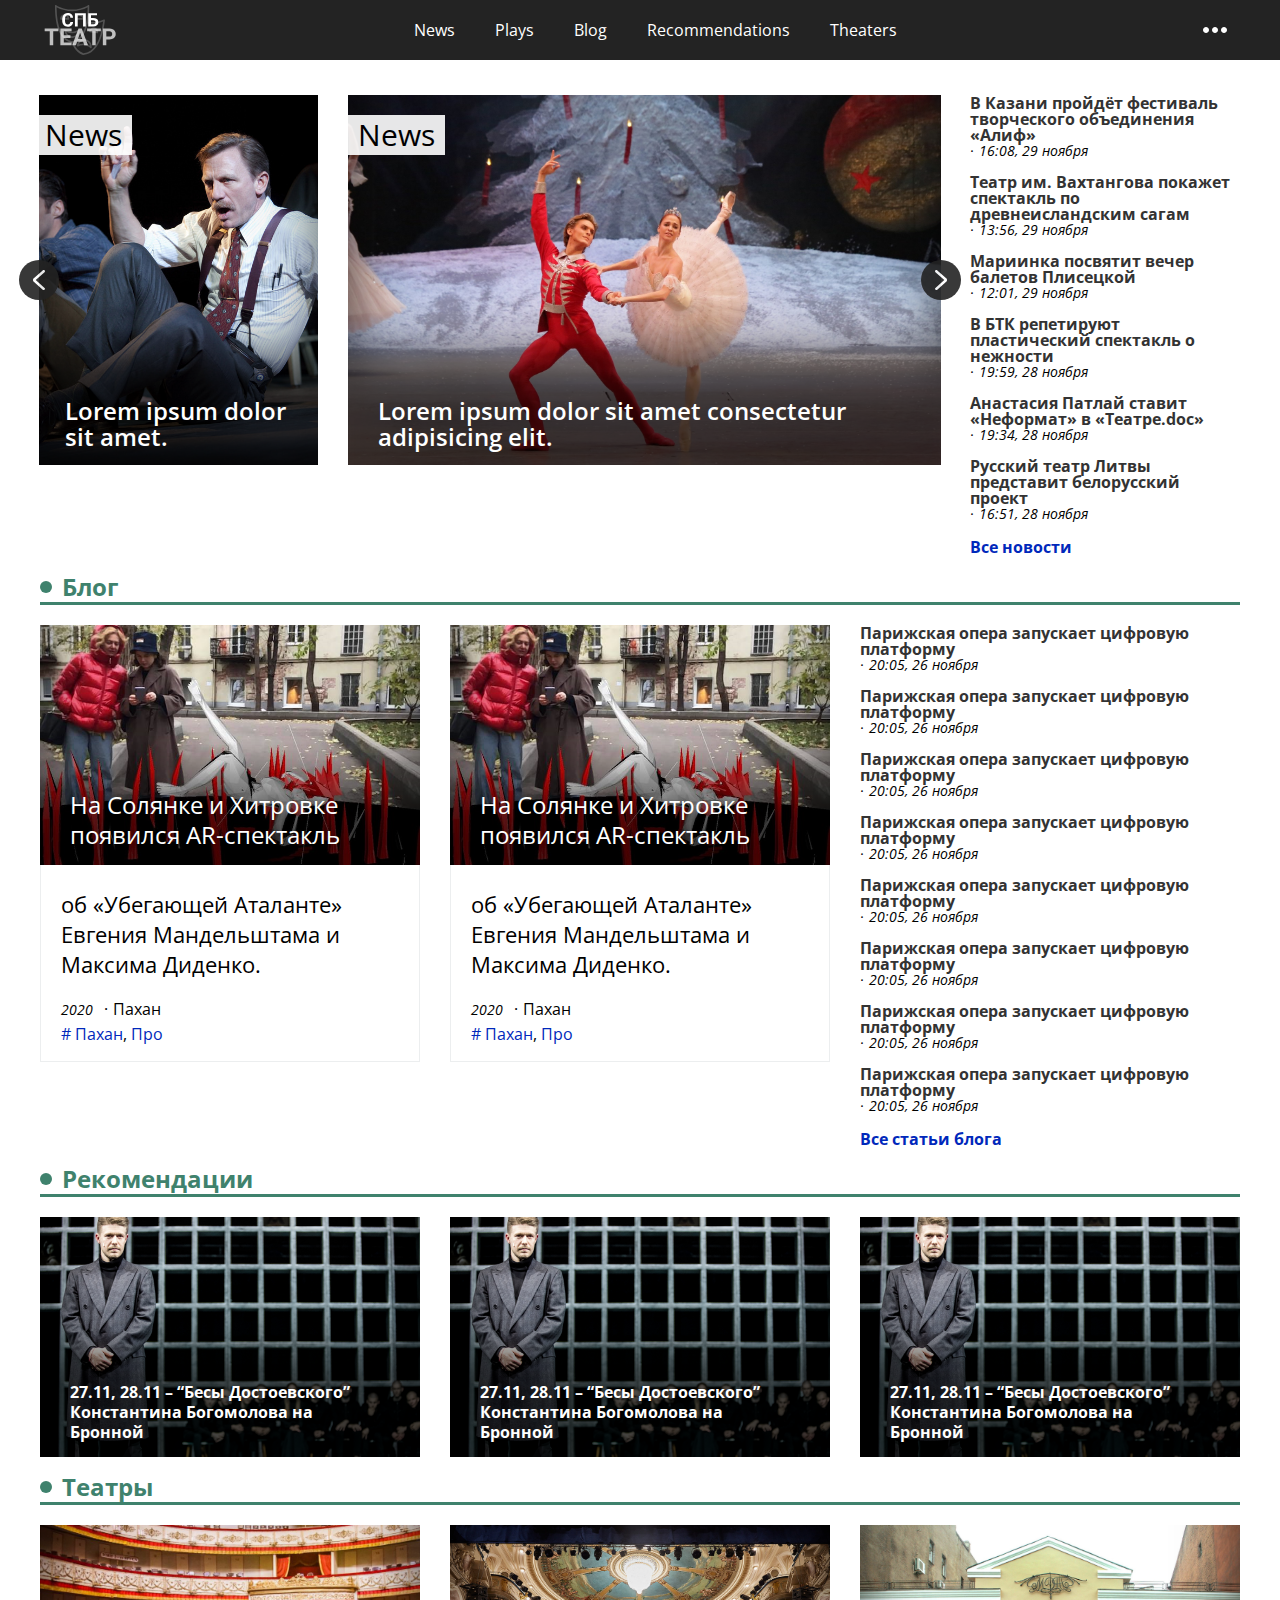
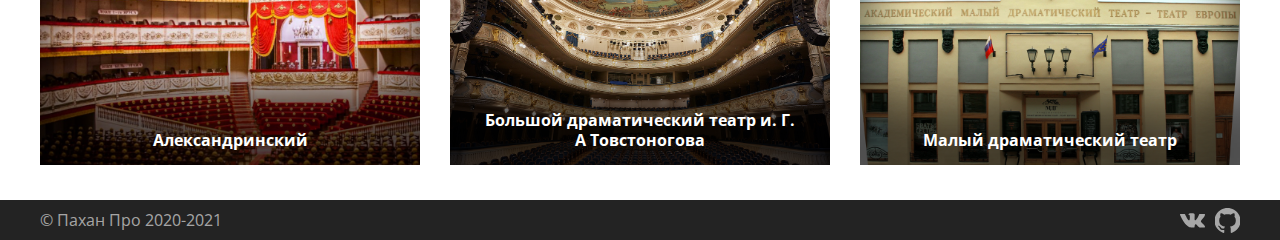
<file: index.html>
<!DOCTYPE html>
<html lang="en">

<head>
  <link rel="stylesheet" href="./css/main.css" />
  <link rel="stylesheet" href="./css/home.css" />
  <script src="./js/slider.js"></script>
  <script src="./js/main.js" defer></script>
  <script src="./js/language.js" defer></script>

  <meta charset="UTF-8" />
  <meta name="viewport" content="width=device-width, initial-scale=1.0" />
  <title data-translate="hometitle">Home page</title>
</head>

<body>
  <header>
    <div class="header_box">

      <div class="maxw header-inner">
        <div class="burger" onclick="toggleMenu()">
          <span></span>
          <span></span>
          <span></span>
        </div>


        <div class="logo">
          <a href="./index.html">
          </a>
        </div>

        <nav>
          <a data-translate="header_news" href="./news/index.html" class="nav_item">Новости</a>
          <a data-translate="header_plays" href="./plays/index.html" class="nav_item">Афиша</a>
          <a data-translate="header_blog" href="./blog/index.html" class="nav_item">Блог</a>
          <a data-translate="header_rec" href="#rec" class="nav_item">Рекомендации</a>
          <a data-translate="header_theaters" href="#theaters" class="nav_item">Театры</a>
        </nav>

        <div class="more" onclick="headerDropdow(this)">
        </div>
      </div>

      <div class="header_options">
        <div class="maxw options_inner">
          <div class="search">
            <form action="">
              <input type="text">
              <input type="submit" value="Искать">
            </form>
          </div>

          <div class="right">
            <div class="switcher">
              <div class="title" onclick="dropdown(this)">
                <span id="sel-lang" data-translate="selected-lang">ENG</span>
                <span class="arrow right"></span>
                <span class="arrow left"></span>
              </div>
              <div class="dropdown">
                <span data-translate="another-lang" id="another-lang" onclick="change_lang()">РУС</span>
              </div>
            </div>

            <div class="user_counter">
              <div data-translate="user_counter" class="title">
                Пользователей онлайн
              </div>
              <div class="count"></div>
            </div>
          </div>
        </div>
      </div>

      <div class="mobile_menu">
        <ul>
          <li>
            <a data-translate="header_news" href="./news/index.html" class="nav_item">Новости</a>
          </li>

          <li>
            <a data-translate="header_plays" href="./plays/index.html" class="nav_item">Афиша</a>
          </li>

          <li>
            <a data-translate="header_blog" href="./blog/index.html" class="nav_item">Блог</a>
          </li>

          <li>
            <a data-translate="header_rec" href="#rec" class="nav_item">Рекомендации</a>
          </li>

          <li>
            <a data-translate="header_theaters" href="#theaters" class="nav_item">Театры</a>
          </li>
        </ul>

        <div class="switcher">
          <div class="title" onclick="dropdown(this)">
            <span id="sel-lang" data-translate="selected-lang">ENG</span>
            <span class="arrow right"></span>
            <span class="arrow left"></span>
          </div>
          <div class="dropdown">
            <span data-translate="another-lang" id="another-lang" onclick="change_lang()">РУС</span>
          </div>
        </div>

        <div class="user_counter">
          <div data-translate="user_counter" class="title">
            Пользователей онлайн
          </div>
          <div class="count"></div>
        </div>
      </div>
    </div>
  </header>

  <div class="shitbar" style="display: none">
    
  </div>

  <main class="topm maxw">
    <section class="slide_and_news">
      <div class="slide">
        <div class="slide_wrapper-container-horizontal">
          <div class="slide-wrapper">
            <div class="item small current" data-sliderIndex="1">
              <a href="#">
                <div class="img" style="background-image: url(./img/news1.jpg)"></div>
                <div data-translate="slider_tag_news" class="tag">
                  Новости
                </div>

                <div data-translate="slider_news1" class="title">
                  Lorem ipsum dolor sit amet.
                </div>
              </a>
            </div>

            <div class="item big next" data-sliderIndex="2">
              <a href="#">
                <div class="img" style="background-image: url(./img/Новость2.jpg)"></div>
                <div data-translate="slider_tag_news" class="tag">
                  Новости
                </div>

                <div data-translate="slider_news2" class="title">
                  Lorem ipsum dolor sit amet consectetur adipisicing elit.
                </div>
              </a>
            </div>

            <div class="item big" data-sliderIndex="3">
              <a href="#">
                <div class="img" style="background-image: url(./img/театр.jpg)"></div>
                <div data-translate="slider_tag_blog" class="tag">Блог</div>

                <div data-translate="slider_blog" class="title">
                  Lorem ipsum dolor sit amet consectetur adipisicing elit.
                  Quisquam, aliquam!
                </div>
              </a>
            </div>
          </div>
        </div>

        <div class="arrow-btn left" onclick="arrowClick(this)"></div>

        <div class="arrow-btn right" onclick="arrowClick(this)"></div>
      </div>

      <div class="home_sidebar">
        <ul class="news-list">
          <li>
            <a href="#">В Казани пройдёт фестиваль творческого объединения «Алиф»
            </a>
            <span>16:08, 29 ноября</span>
          </li>

          <li>
            <a href="#">Театр им. Вахтангова покажет спектакль по древнеисландским
              сагам
            </a>
            <span>13:56, 29 ноября</span>
          </li>

          <li>
            <a href="#">Мариинка посвятит вечер балетов Плисецкой</a>
            <span>12:01, 29 ноября</span>
          </li>

          <li>
            <a href="#">В БТК репетируют пластический спектакль о нежности</a>
            <span>19:59, 28 ноября</span>
          </li>

          <li>
            <a href="#">Анастасия Патлай ставит «Неформат» в «Театре.doc»</a>
            <span>19:34, 28 ноября</span>
          </li>

          <li>
            <a href="#">Русский театр Литвы представит белорусский проект</a>
            <span>16:51, 28 ноября</span>
          </li>
        </ul>
        <a class="all_news" href="./news/index.html"> Все новости </a>
      </div>
    </section>

    <div class="topm-sm seperator">
      <div class="title">
        <div class="circle"></div>
        Блог
      </div>
      <div class="line"></div>
    </div>

    <section class="topm-sm blog">
      <div class="home_row">
        <div class="item">
          <a href="./blog/blog1.html" class="img_wrapper">
            <div class="img" style="background-image: url(./img/blog1.png)"></div>
            <div class="title">
              На Солянке и Хитровке появился AR-спектакль
            </div>
          </a>
          <div class="body">
            <div class="body_header">
              об «Убегающей Аталанте» Евгения Мандельштама и Максима Диденко.
            </div>

            <div class="meta">
              <div class="date">2020</div>

              <div class="author">Пахан</div>
            </div>

            <div class="tags"><a href="#">Пахан</a>, <a href="#">Про</a></div>
          </div>
        </div>

        <div class="item">
          <a href="./blog/blog1.html" class="img_wrapper">
            <div class="img" style="background-image: url(./img/blog1.png)"></div>
            <div class="title">
              На Солянке и Хитровке появился AR-спектакль
            </div>
          </a>
          <div class="body">
            <div class="body_header">
              об «Убегающей Аталанте» Евгения Мандельштама и Максима Диденко.
            </div>

            <div class="meta">
              <div class="date">2020</div>

              <div class="author">Пахан</div>
            </div>

            <div class="tags"><a href="#">Пахан</a>, <a href="#">Про</a></div>
          </div>
        </div>

        <div class="blog_sidebar">
          <ul class="blog-list">
            <li>
              <a href="#">Парижская опера запускает цифровую платформу</a>
              <span>20:05, 26 ноября</span>
            </li>

            <li>
              <a href="#">Парижская опера запускает цифровую платформу</a>
              <span>20:05, 26 ноября</span>
            </li>

            <li>
              <a href="#">Парижская опера запускает цифровую платформу</a>
              <span>20:05, 26 ноября</span>
            </li>

            <li>
              <a href="#">Парижская опера запускает цифровую платформу</a>
              <span>20:05, 26 ноября</span>
            </li>

            <li>
              <a href="#">Парижская опера запускает цифровую платформу</a>
              <span>20:05, 26 ноября</span>
            </li>

            <li>
              <a href="#">Парижская опера запускает цифровую платформу</a>
              <span>20:05, 26 ноября</span>
            </li>

            <li>
              <a href="#">Парижская опера запускает цифровую платформу</a>
              <span>20:05, 26 ноября</span>
            </li>

            <li>
              <a href="#">Парижская опера запускает цифровую платформу</a>
              <span>20:05, 26 ноября</span>
            </li>
          </ul>
          <a class="all_blog" href="./blog/index.html"> Все статьи блога </a>
        </div>
      </div>
    </section>

    <div class="topm-sm seperator">
      <div class="title">
        <div class="circle"></div>
        Рекомендации
      </div>
      <div class="line"></div>
    </div>

    <section class="topm-sm recomdations" id="rec">
      <div class="home_row">
        <div class="item" id="1">
          <a href="./recomandations/rec1.html">
            <div class="img" style="background-image: url(./img/рек\ 1.jpg)"></div>
            <div class="title">
              <p>
                27.11, 28.11 – “Бесы Достоевского” Константина Богомолова на
                Бронной
              </p>
            </div>
          </a>
        </div>

        <div class="item" id="2">
          <a href="./recomandations/rec1.html">
            <div class="img" style="background-image: url(./img/рек\ 1.jpg)"></div>
            <div class="title">
              <p>
                27.11, 28.11 – “Бесы Достоевского” Константина Богомолова на
                Бронной
              </p>
            </div>
          </a>
        </div>

        <div class="item" id="3">
          <a href="./recomandations/rec1.html">
            <div class="img" style="background-image: url(./img/рек\ 1.jpg)"></div>
            <div class="title">
              <p>
                27.11, 28.11 – “Бесы Достоевского” Константина Богомолова на
                Бронной
              </p>
            </div>
          </a>
        </div>
      </div>
    </section>

    <div class="topm-sm seperator">
      <div class="title">
        <div class="circle"></div>
        Театры
      </div>
      <div class="line"></div>
    </div>

    <section class="topm-sm theaters" id="theaters">
      <div class="home_row">
        <div class="item" id="2">
          <a href="./theaters/alexandrinsky.html">
            <div class="img" style="background-image: url(./img/александр.jpg)"></div>
            <div class="title">Александринский</div>
          </a>
        </div>

        <div class="item" id="3">
          <a href="./theaters/bdt.html">
            <div class="img" style="background-image: url(./img/драма.jpg)"></div>
            <div class="title">
              Большой драматический театр и. Г. А Товстоногова
            </div>
          </a>
        </div>

        <div class="item" id="3">
          <a href="./theaters/mdt.html">
            <div class="img" style="background-image: url(./img/малыйдр.jpg)"></div>
            <div class="title">
              Малый драматический театр
            </div>
          </a>
        </div>
      </div>
    </section>
  </main>

  <div class="scroll_to_top" onclick="scrollToTopFunc()">
    <span class="arrow right"></span>
    <span class="arrow left"></span>
  </div>

  <footer>
    <div class="maxw footer-inner">
      <div class="copyright">© Пахан Про 2020-2021</div>
      <div class="links">
        <div class="link">
          <a href="https://vk.com/pahanbodibilder">
            <div
              class="icon"
              style="background-image: url(./img/vk-icon.svg)"
            ></div>
          </a>
        </div>

        <div class="link">
          <a href="https://github.com/pahanprog">
            <div class="icon" style="background-image: url('./img/github.svg');"></div>
          </a>
        </div>

      </div>
    </div>
  </footer>
</body>

</html>
</file>
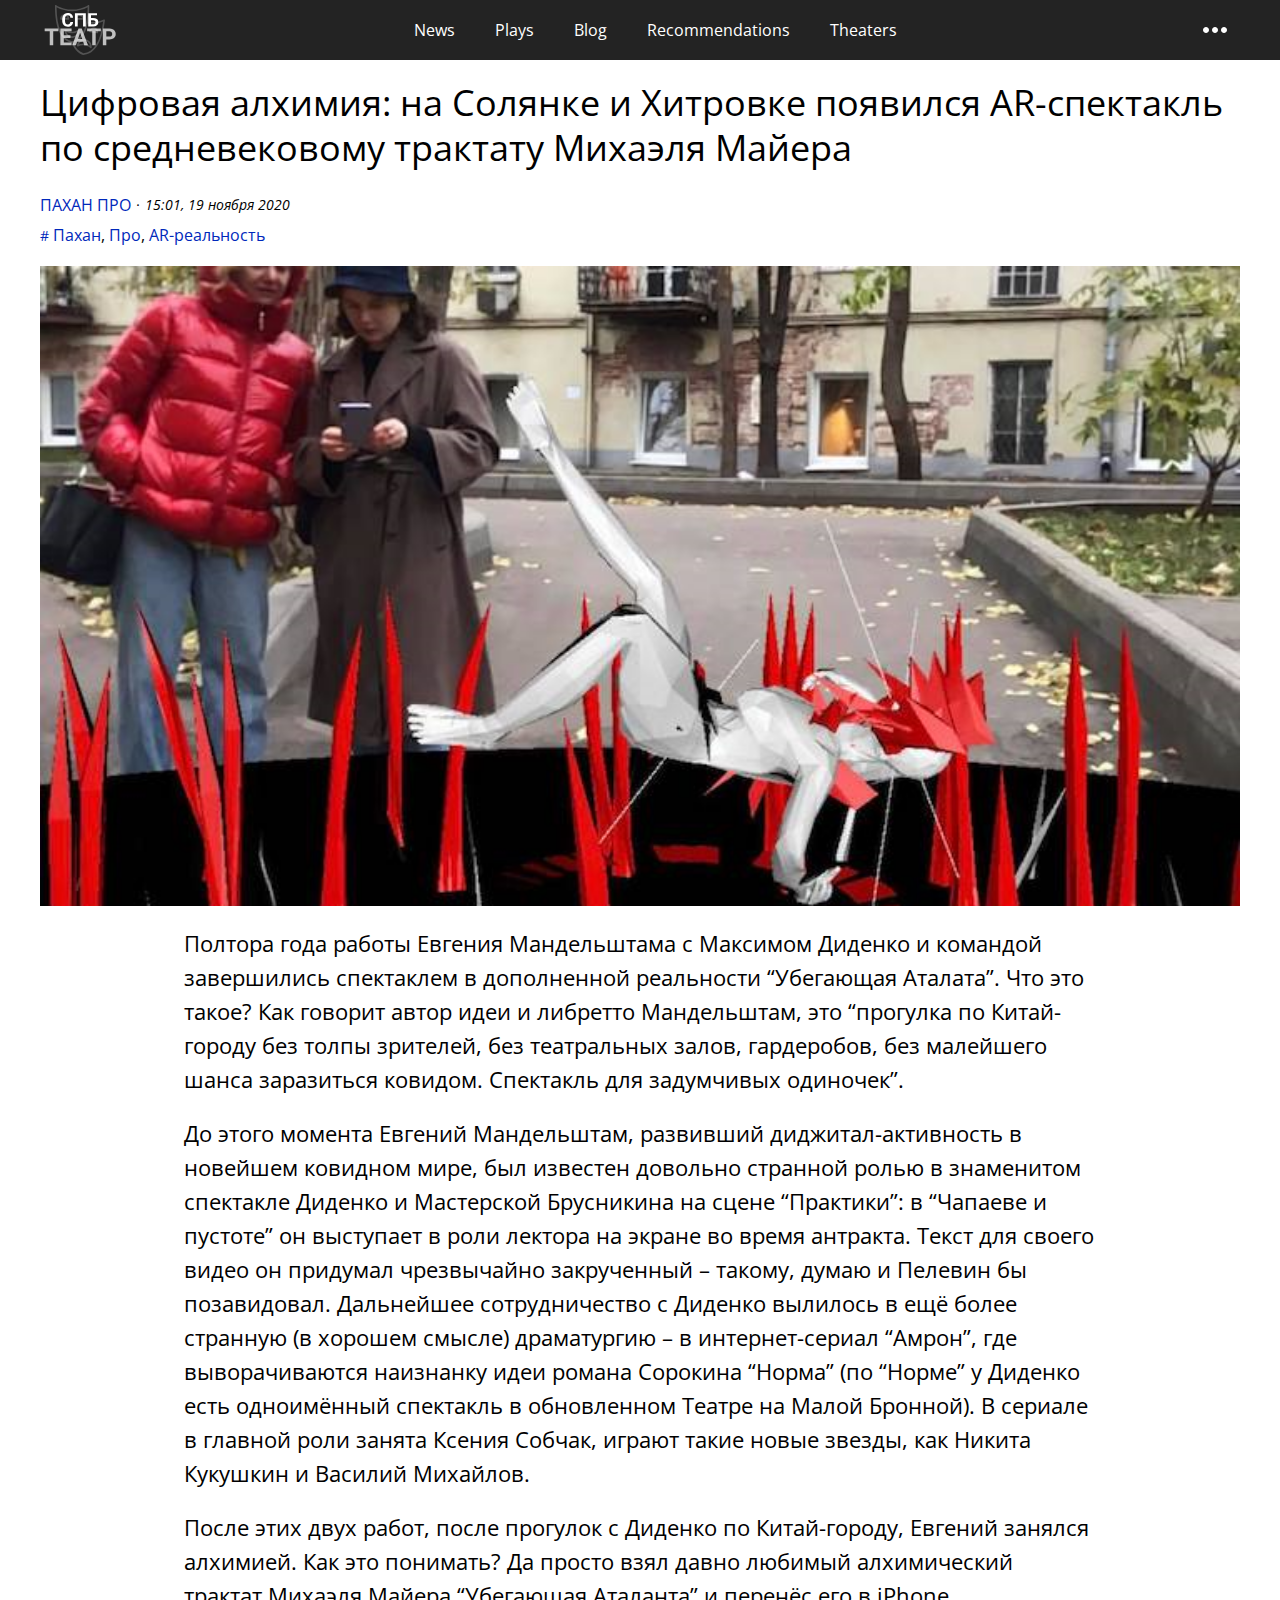
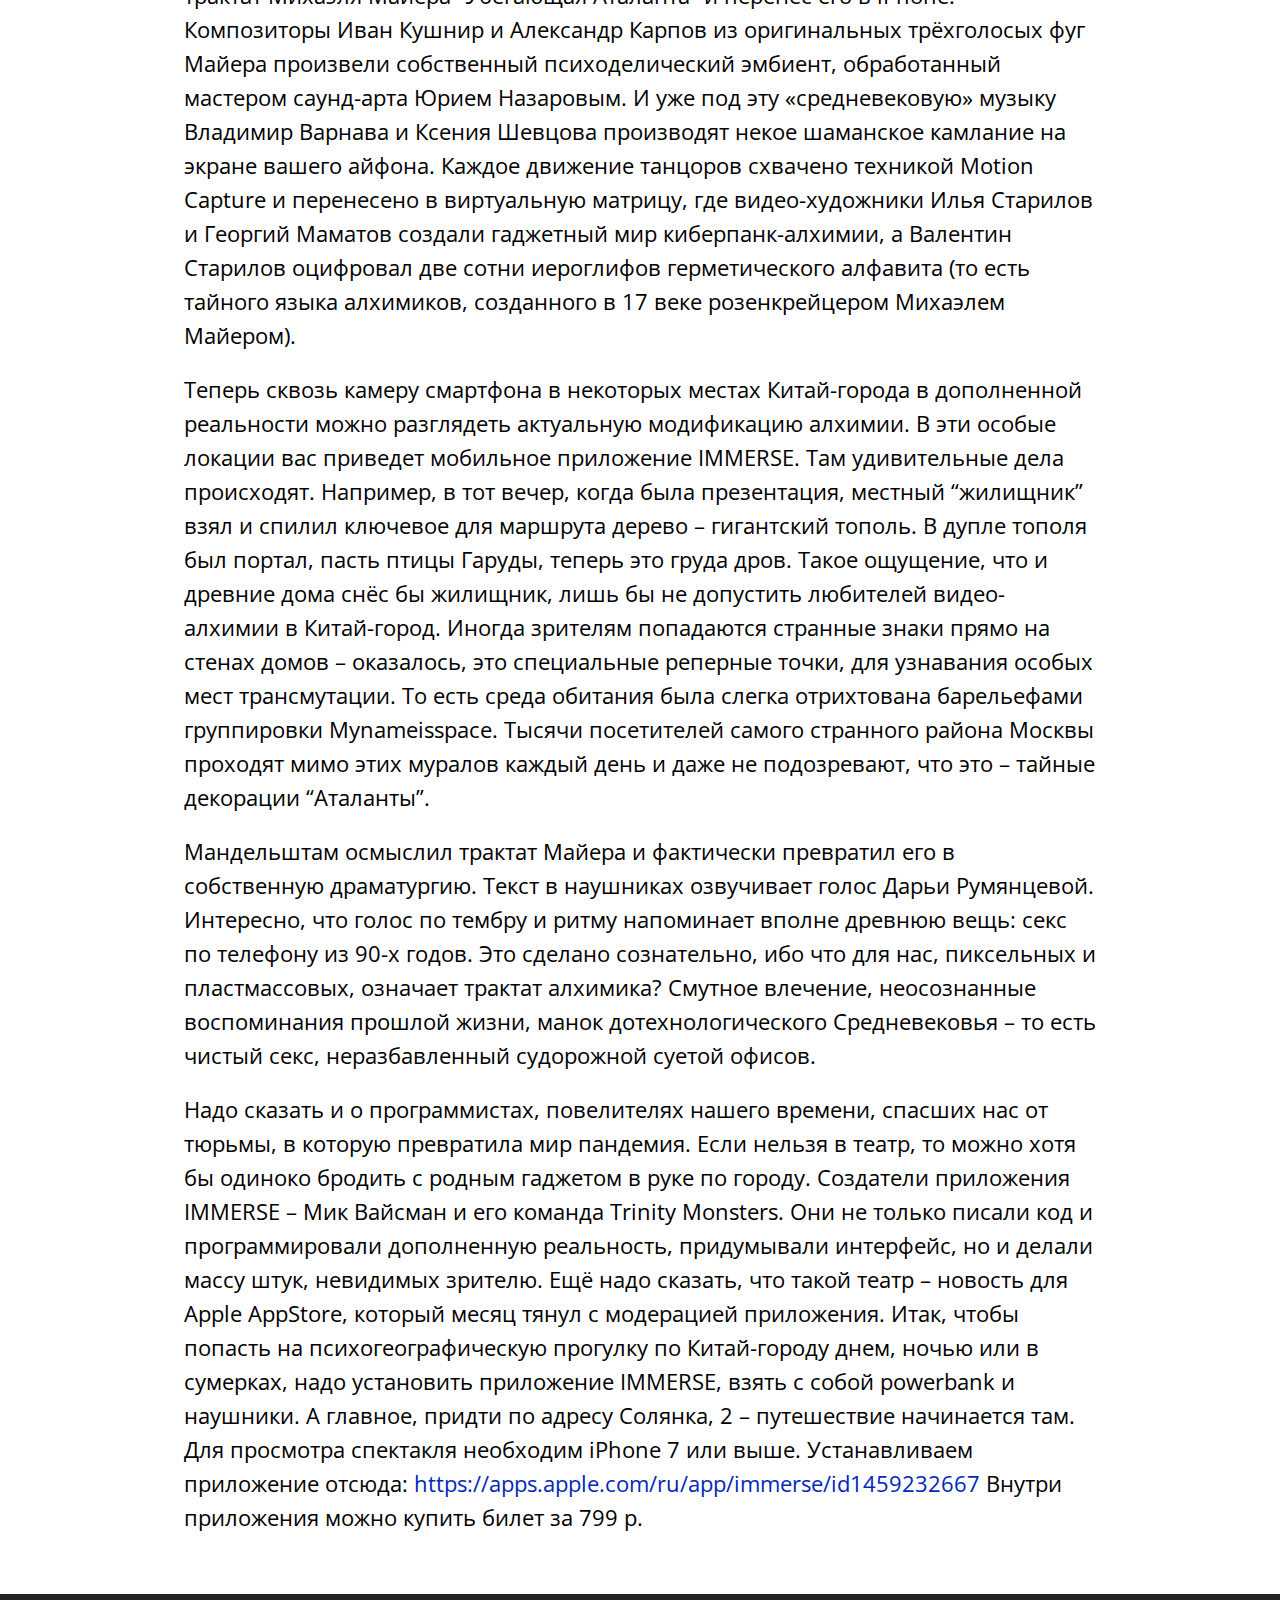
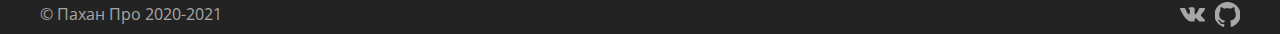
<file: blog/blog1.html>
<!DOCTYPE html>
<html lang="en">
  <head>
    <link rel="stylesheet" href="../css/main.css" />
    <script src="../js/main.js" defer></script>
    <script src="../js/language.js" defer></script>

    <meta charset="UTF-8" />
    <meta name="viewport" content="width=device-width, initial-scale=1.0" />
    <title>AR-спектакль</title>
  </head>
  <body>
    <header>
      <div class="header_box">
        <div class="maxw header-inner">
          <div class="burger" onclick="toggleMenu()">
            <span></span>
            <span></span>
            <span></span>
          </div>

          <div class="logo">
            <a href="../index.html"> </a>
          </div>

          <nav>
            <a
              data-translate="header_news"
              href="../news/index.html"
              class="nav_item"
              >Новости</a
            >
            <a
              data-translate="header_plays"
              href="../plays/index.html"
              class="nav_item"
              >Афиша</a
            >
            <a
              data-translate="header_blog"
              href="../blog/index.html"
              class="nav_item"
              >Блог</a
            >
            <a
              data-translate="header_rec"
              href="../index.html#rec"
              class="nav_item"
              >Рекомендации</a
            >
            <a
              data-translate="header_theaters"
              href="../index.html#theaters"
              class="nav_item"
              >Театры</a
            >
          </nav>

          <div class="more" onclick="headerDropdow(this)"></div>
        </div>

        <div class="header_options">
          <div class="maxw options_inner">
            <div class="search">
              <form action="">
                <input type="text" />
                <input type="submit" value="Искать" />
              </form>
            </div>

            <div class="right">
              <div class="switcher">
                <div class="title" onclick="dropdown(this)">
                  <span id="sel-lang" data-translate="selected-lang">ENG</span>
                  <span class="arrow right"></span>
                  <span class="arrow left"></span>
                </div>
                <div class="dropdown">
                  <span
                    data-translate="another-lang"
                    id="another-lang"
                    onclick="change_lang()"
                    >РУС</span
                  >
                </div>
              </div>

              <div class="user_counter">
                <div data-translate="user_counter" class="title">
                  Пользователей онлайн
                </div>
                <div class="count"></div>
              </div>
            </div>
          </div>
        </div>

        <div class="mobile_menu">
          <ul>
            <li>
              <a
                data-translate="header_news"
                href="../news/index.html"
                class="nav_item"
                >Новости</a
              >
            </li>

            <li>
              <a
                data-translate="header_plays"
                href="../plays/index.html"
                class="nav_item"
                >Афиша</a
              >
            </li>

            <li>
              <a
                data-translate="header_blog"
                href="../blog/index.html"
                class="nav_item"
                >Блог</a
              >
            </li>

            <li>
              <a
                data-translate="header_rec"
                href="../index.html#rec"
                class="nav_item"
                >Рекомендации</a
              >
            </li>

            <li>
              <a
                data-translate="header_theaters"
                href="../index.html#theaters"
                class="nav_item"
                >Театры</a
              >
            </li>
          </ul>

          <div class="switcher">
            <div class="title" onclick="dropdown(this)">
              <span id="sel-lang" data-translate="selected-lang">ENG</span>
              <span class="arrow right"></span>
              <span class="arrow left"></span>
            </div>
            <div class="dropdown">
              <span
                data-translate="another-lang"
                id="another-lang"
                onclick="change_lang()"
                >РУС</span
              >
            </div>
          </div>

          <div class="user_counter">
            <div data-translate="user_counter" class="title">
              Пользователей онлайн
            </div>
            <div class="count"></div>
          </div>
        </div>
      </div>
    </header>

    <main class="topm-sm maxw">
      <div class="container">
        <div class="page-title">
          Цифровая алхимия: на Солянке и Хитровке появился AR-спектакль по
          средневековому трактату Михаэля Майера
        </div>

        <div class="info">
          <div class="meta">
            <div class="author">
              <a href="#">Пахан Про</a>
            </div>

            <div class="date">15:01, 19 ноября 2020</div>
          </div>

          <div class="tags">
            <a href="#">Пахан</a>, <a href="#">Про</a>,
            <a href="">AR-реальность</a>
          </div>
        </div>

        <div class="post_img">
          <img src="../img/blog1.png" />
        </div>

        <div class="post_body">
          <p>
            Полтора года работы Евгения Мандельштама с Максимом Диденко и
            командой завершились спектаклем в дополненной реальности “Убегающая
            Аталата”. Что это такое? Как говорит автор идеи и либретто
            Мандельштам, это “прогулка по Китай-городу без толпы зрителей, без
            театральных залов, гардеробов, без малейшего шанса заразиться
            ковидом. Спектакль для задумчивых одиночек”.
          </p>
          <p>
            До этого момента Евгений Мандельштам, развивший диджитал-активность
            в новейшем ковидном мире, был известен довольно странной ролью в
            знаменитом спектакле Диденко и Мастерской Брусникина на сцене
            “Практики”: в “Чапаеве и пустоте” он выступает в роли лектора на
            экране во время антракта. Текст для своего видео он придумал
            чрезвычайно закрученный – такому, думаю и Пелевин бы позавидовал.
            Дальнейшее сотрудничество с Диденко вылилось в ещё более странную (в
            хорошем смысле) драматургию – в интернет-сериал “Амрон”, где
            выворачиваются наизнанку идеи романа Сорокина “Норма” (по “Норме” у
            Диденко есть одноимённый спектакль в обновленном Театре на Малой
            Бронной). В сериале в главной роли занята Ксения Собчак, играют
            такие новые звезды, как Никита Кукушкин и Василий Михайлов.
          </p>
          <p>
            После этих двух работ, после прогулок с Диденко по Китай-городу,
            Евгений занялся алхимией. Как это понимать? Да просто взял давно
            любимый алхимический трактат Михаэля Майера “Убегающая Аталанта” и
            перенёс его в iPhone. Композиторы Иван Кушнир и Александр Карпов из
            оригинальных трёхголосых фуг Майера произвели собственный
            психоделический эмбиент, обработанный мастером саунд-арта Юрием
            Назаровым. И уже под эту «средневековую» музыку Владимир Варнава и
            Ксения Шевцова производят некое шаманское камлание на экране вашего
            айфона. Каждое движение танцоров схвачено техникой Motion Capture и
            перенесено в виртуальную матрицу, где видео-художники Илья Старилов
            и Георгий Маматов создали гаджетный мир киберпанк-алхимии, а
            Валентин Старилов оцифровал две сотни иероглифов герметического
            алфавита (то есть тайного языка алхимиков, созданного в 17 веке
            розенкрейцером Михаэлем Майером).
          </p>
          <p>
            Теперь сквозь камеру смартфона в некоторых местах Китай-города в
            дополненной реальности можно разглядеть актуальную модификацию
            алхимии. В эти особые локации вас приведет мобильное приложение
            IMMERSE. Там удивительные дела происходят. Например, в тот вечер,
            когда была презентация, местный “жилищник” взял и спилил ключевое
            для маршрута дерево – гигантский тополь. В дупле тополя был портал,
            пасть птицы Гаруды, теперь это груда дров. Такое ощущение, что и
            древние дома снёс бы жилищник, лишь бы не допустить любителей
            видео-алхимии в Китай-город. Иногда зрителям попадаются странные
            знаки прямо на стенах домов – оказалось, это специальные реперные
            точки, для узнавания особых мест трансмутации. То есть среда
            обитания была слегка отрихтована барельефами группировки
            Mynameisspace. Тысячи посетителей самого странного района Москвы
            проходят мимо этих муралов каждый день и даже не подозревают, что
            это – тайные декорации “Аталанты”.
          </p>
          <p>
            Мандельштам осмыслил трактат Майера и фактически превратил его в
            собственную драматургию. Текст в наушниках озвучивает голос Дарьи
            Румянцевой. Интересно, что голос по тембру и ритму напоминает вполне
            древнюю вещь: секс по телефону из 90-х годов. Это сделано
            сознательно, ибо что для нас, пиксельных и пластмассовых, означает
            трактат алхимика? Смутное влечение, неосознанные воспоминания
            прошлой жизни, манок дотехнологического Средневековья – то есть
            чистый секс, неразбавленный судорожной суетой офисов.
          </p>
          <p>
            Надо сказать и о программистах, повелителях нашего времени, спасших
            нас от тюрьмы, в которую превратила мир пандемия. Если нельзя в
            театр, то можно хотя бы одиноко бродить с родным гаджетом в руке по
            городу. Создатели приложения IMMERSE – Мик Вайсман и его команда
            Trinity Monsters. Они не только писали код и программировали
            дополненную реальность, придумывали интерфейс, но и делали массу
            штук, невидимых зрителю. Ещё надо сказать, что такой театр – новость
            для Apple AppStore, который месяц тянул с модерацией приложения.
            Итак, чтобы попасть на психогеографическую прогулку по Китай-городу
            днем, ночью или в сумерках, надо установить приложение IMMERSE,
            взять с собой powerbank и наушники. А главное, придти по адресу
            Солянка, 2 – путешествие начинается там. Для просмотра спектакля
            необходим iPhone 7 или выше. Устанавливаем приложение отсюда:
            <a href="https://apps.apple.com/ru/app/immerse/id1459232667"
              >https://apps.apple.com/ru/app/immerse/id1459232667</a
            >
            Внутри приложения можно купить билет за 799 р.
          </p>
        </div>
      </div>
    </main>

    <div class="scroll_to_top" onclick="scrollToTopFunc()">
      <span class="arrow right"></span>
      <span class="arrow left"></span>
    </div>

    <footer>
      <div class="maxw footer-inner">
        <div class="copyright">© Пахан Про 2020-2021</div>
        <div class="links">
          <div class="link">
            <a href="https://vk.com/pahanbodibilder">
              <div
                class="icon"
                style="background-image: url(../img/vk-icon.svg)"
              ></div>
            </a>
          </div>

          <div class="link">
            <a href="https://github.com/pahanprog">
              <div
                class="icon"
                style="background-image: url('../img/github.svg')"
              ></div>
            </a>
          </div>
        </div>
      </div>
    </footer>
  </body>
</html>
</file>
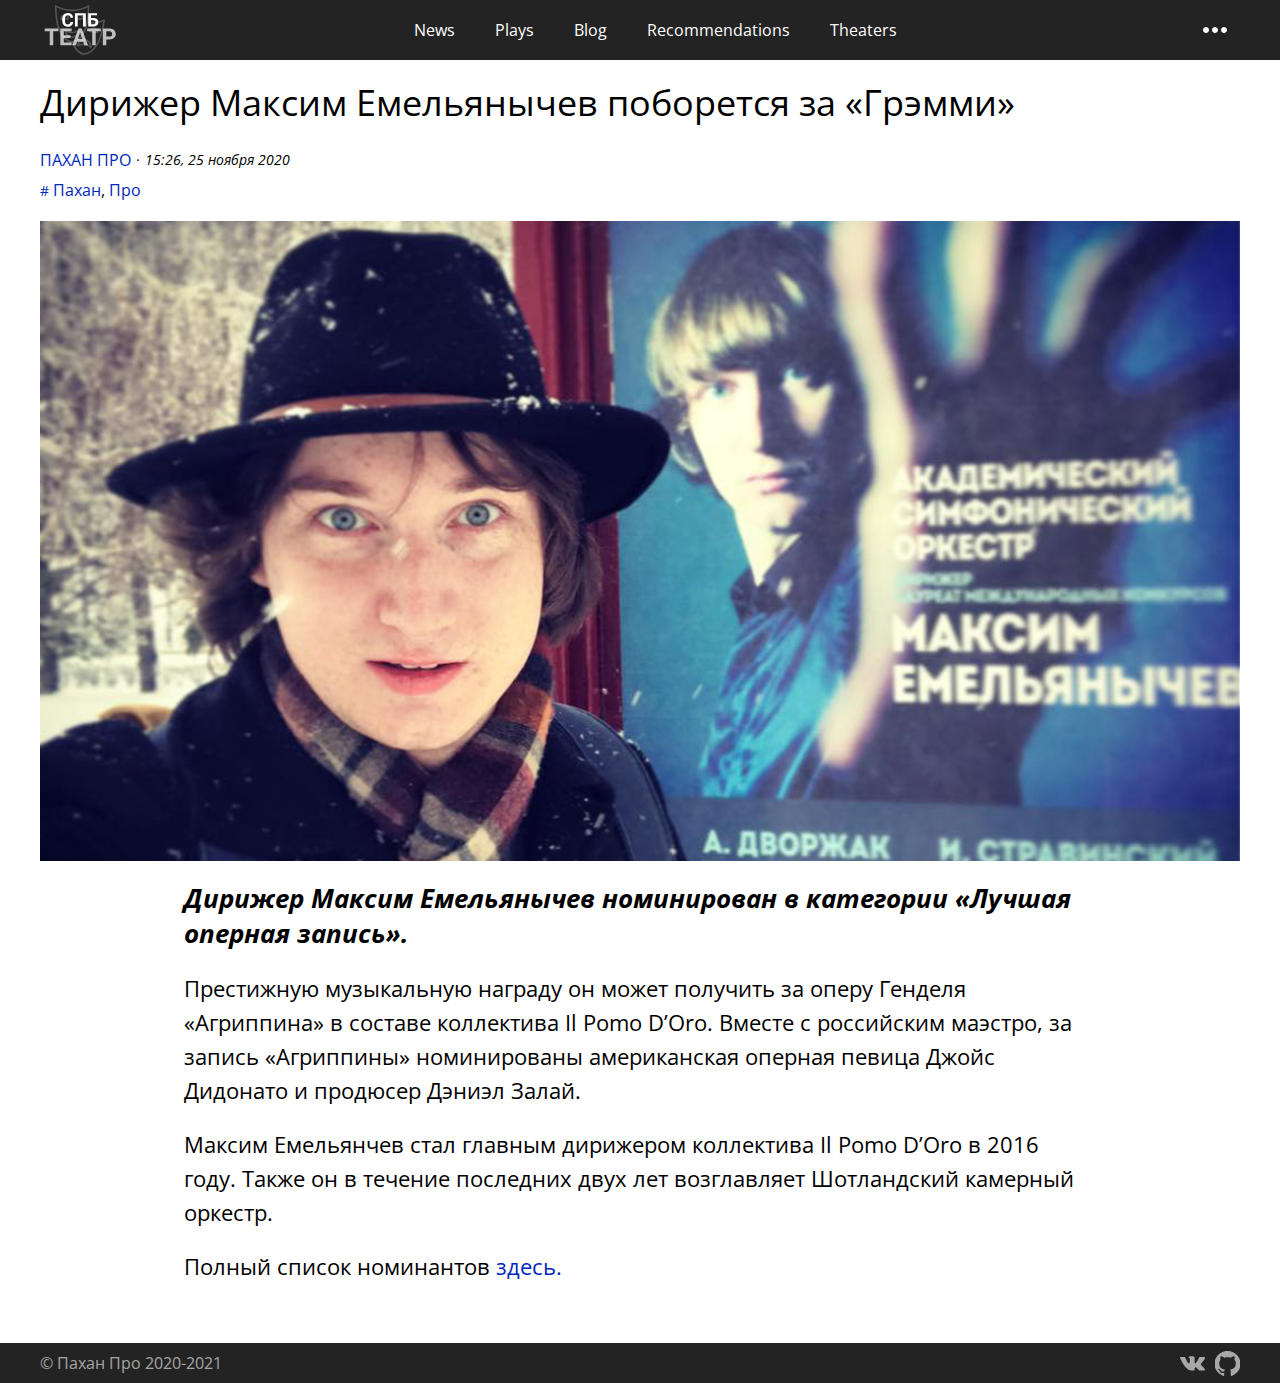
<file: news/news1.html>
<!DOCTYPE html>
<html lang="en">
  <head>
    <link rel="stylesheet" href="../css/main.css" />
    <link rel="stylesheet" href="../css/news.css" />
    <script src="../js/main.js" defer></script>
    <script src="../js/language.js" defer></script>

    <meta charset="UTF-8" />
    <meta name="viewport" content="width=device-width, initial-scale=1.0" />
    <title>Емельянычев борется за Грэмми</title>
  </head>
  <body>
    <header>
      <div class="header_box">
  
        <div class="maxw header-inner">
          <div class="burger" onclick="toggleMenu()">
            <span></span>
            <span></span>
            <span></span>
          </div>
  
  
          <div class="logo">
            <a href="../index.html">
            </a>
          </div>
  
          <nav>
            <a data-translate="header_news" href="../news/index.html" class="nav_item">Новости</a>
            <a data-translate="header_plays" href="../plays/index.html" class="nav_item">Афиша</a>
            <a data-translate="header_blog" href="../blog/index.html" class="nav_item">Блог</a>
            <a data-translate="header_rec" href="../index.html#rec" class="nav_item">Рекомендации</a>
            <a data-translate="header_theaters" href="../index.html#theaters" class="nav_item">Театры</a>
          </nav>
  
          <div class="more" onclick="headerDropdow(this)">
          </div>
        </div>
  
        <div class="header_options">
          <div class="maxw options_inner">
            <div class="search">
              <form action="">
                <input type="text">
                <input type="submit" value="Искать">
              </form>
            </div>
  
            <div class="right">
              <div class="switcher">
                <div class="title" onclick="dropdown(this)">
                  <span id="sel-lang" data-translate="selected-lang">ENG</span>
                  <span class="arrow right"></span>
                  <span class="arrow left"></span>
                </div>
                <div class="dropdown">
                  <span data-translate="another-lang" id="another-lang" onclick="change_lang()">РУС</span>
                </div>
              </div>
  
              <div class="user_counter">
                <div data-translate="user_counter" class="title">
                  Пользователей онлайн
                </div>
                <div class="count"></div>
              </div>
            </div>
          </div>
        </div>
  
        <div class="mobile_menu">
          <ul>
            <li>
              <a data-translate="header_news" href="../news/index.html" class="nav_item">Новости</a>
            </li>
  
            <li>
              <a data-translate="header_plays" href="../plays/index.html" class="nav_item">Афиша</a>
            </li>
  
            <li>
              <a data-translate="header_blog" href="../blog/index.html" class="nav_item">Блог</a>
            </li>
  
            <li>
              <a data-translate="header_rec" href="../index.html#rec" class="nav_item">Рекомендации</a>
            </li>
  
            <li>
              <a data-translate="header_theaters" href="../index.html#theaters" class="nav_item">Театры</a>
            </li>
          </ul>
  
          <div class="switcher">
            <div class="title" onclick="dropdown(this)">
              <span id="sel-lang" data-translate="selected-lang">ENG</span>
              <span class="arrow right"></span>
              <span class="arrow left"></span>
            </div>
            <div class="dropdown">
              <span data-translate="another-lang" id="another-lang" onclick="change_lang()">РУС</span>
            </div>
          </div>
  
          <div class="user_counter">
            <div data-translate="user_counter" class="title">
              Пользователей онлайн
            </div>
            <div class="count"></div>
          </div>
        </div>
      </div>
    </header>
    
    <main class="topm-sm maxw">
      <div class="container">
        <div class="page-title">
          Дирижер Максим Емельянычев поборется за «Грэмми»
        </div>

        <div class="info">
          <div class="meta">
            <div class="author">
              <a href="#">Пахан Про</a>
            </div>

            <div class="date">15:26, 25 ноября 2020</div>
          </div>

          <div class="tags"><a href="#">Пахан</a>, <a href="#">Про</a></div>
        </div>

        <div class="post_img">
          <img src="../img/newspage1.jpg" />
        </div>

        <div class="post_body">
          <p>
            <em
              >Дирижер Максим Емельянычев номинирован в категории «Лучшая
              оперная запись».</em
            >
          </p>

          <p>
            Престижную музыкальную награду он может получить за оперу Генделя
            «Агриппина» в составе коллектива Il Pomo D’Oro. Вместе с российским
            маэстро, за запись «Агриппины» номинированы американская оперная
            певица Джойс Дидонато и продюсер Дэниэл Залай.
          </p>

          <p>
            Максим Емельянчев стал главным дирижером коллектива Il Pomo D’Oro в
            2016 году. Также он в течение последних двух лет возглавляет
            Шотландский камерный оркестр.
          </p>

          <p>Полный список номинантов <a href="#">здесь.</a></p>
        </div>
      </div>
    </main>

    <div class="scroll_to_top" onclick="scrollToTopFunc()">
      <span class="arrow right"></span>
      <span class="arrow left"></span>
    </div>

    <footer>
      <div class="maxw footer-inner">
        <div class="copyright">© Пахан Про 2020-2021</div>
        <div class="links">
          <div class="link">
            <a href="https://vk.com/pahanbodibilder">
              <div
                class="icon"
                style="background-image: url(../img/vk-icon.svg)"
              ></div>
            </a>
          </div>

          <div class="link">
            <a href="https://github.com/pahanprog">
              <div class="icon" style="background-image: url('../img/github.svg');"></div>
            </a>
          </div>

        </div>
      </div>
    </footer>
  </body>
</html>
</file>
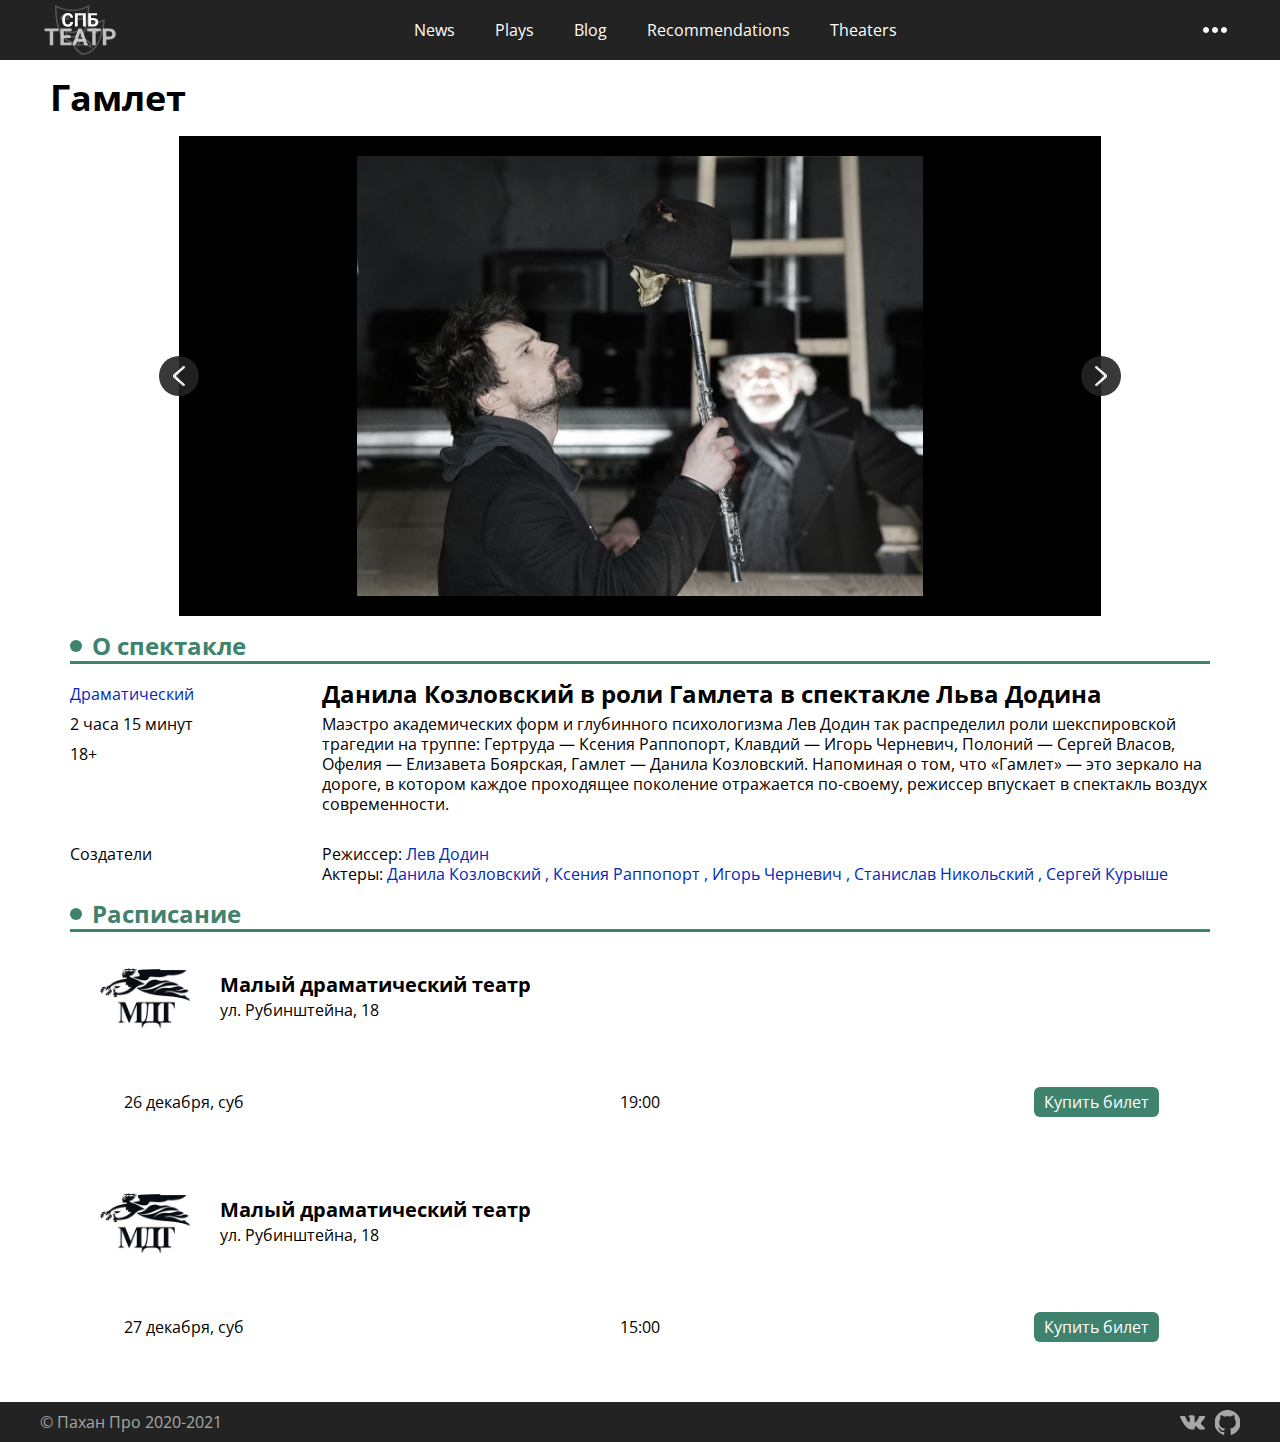
<file: plays/play1.html>
<!DOCTYPE html>
<html lang="en">
  <head>
    <link rel="stylesheet" href="../css/main.css" />
    <link rel="stylesheet" href="../css/plays.css" />
    <script src="../js/main.js" defer></script>
    <script src="../js/imgSlider.js" defer></script>
    <script src="../js/language.js" defer></script>

    <meta charset="UTF-8" />
    <meta name="viewport" content="width=device-width, initial-scale=1.0" />
    <title>Гамлет - МДТ</title>
  </head>
  <body>
    <header>
      <div class="header_box">
        <div class="maxw header-inner">
          <div class="burger" onclick="toggleMenu()">
            <span></span>
            <span></span>
            <span></span>
          </div>

          <div class="logo">
            <a href="../index.html"> </a>
          </div>

          <nav>
            <a
              data-translate="header_news"
              href="../news/index.html"
              class="nav_item"
              >Новости</a
            >
            <a
              data-translate="header_plays"
              href="../plays/index.html"
              class="nav_item"
              >Афиша</a
            >
            <a
              data-translate="header_blog"
              href="../blog/index.html"
              class="nav_item"
              >Блог</a
            >
            <a
              data-translate="header_rec"
              href="../index.html#rec"
              class="nav_item"
              >Рекомендации</a
            >
            <a
              data-translate="header_theaters"
              href="../index.html#theaters"
              class="nav_item"
              >Театры</a
            >
          </nav>

          <div class="more" onclick="headerDropdow(this)"></div>
        </div>

        <div class="header_options">
          <div class="maxw options_inner">
            <div class="search">
              <form action="">
                <input type="text" />
                <input type="submit" value="Искать" />
              </form>
            </div>

            <div class="right">
              <div class="switcher">
                <div class="title" onclick="dropdown(this)">
                  <span id="sel-lang" data-translate="selected-lang">ENG</span>
                  <span class="arrow right"></span>
                  <span class="arrow left"></span>
                </div>
                <div class="dropdown">
                  <span
                    data-translate="another-lang"
                    id="another-lang"
                    onclick="change_lang()"
                    >РУС</span
                  >
                </div>
              </div>

              <div class="user_counter">
                <div data-translate="user_counter" class="title">
                  Пользователей онлайн
                </div>
                <div class="count"></div>
              </div>
            </div>
          </div>
        </div>

        <div class="mobile_menu">
          <ul>
            <li>
              <a
                data-translate="header_news"
                href="../news/index.html"
                class="nav_item"
                >Новости</a
              >
            </li>

            <li>
              <a
                data-translate="header_plays"
                href="../plays/index.html"
                class="nav_item"
                >Афиша</a
              >
            </li>

            <li>
              <a
                data-translate="header_blog"
                href="../blog/index.html"
                class="nav_item"
                >Блог</a
              >
            </li>

            <li>
              <a
                data-translate="header_rec"
                href="../index.html#rec"
                class="nav_item"
                >Рекомендации</a
              >
            </li>

            <li>
              <a
                data-translate="header_theaters"
                href="../index.html#theaters"
                class="nav_item"
                >Театры</a
              >
            </li>
          </ul>

          <div class="switcher">
            <div class="title" onclick="dropdown(this)">
              <span id="sel-lang" data-translate="selected-lang">ENG</span>
              <span class="arrow right"></span>
              <span class="arrow left"></span>
            </div>
            <div class="dropdown">
              <span
                data-translate="another-lang"
                id="another-lang"
                onclick="change_lang()"
                >РУС</span
              >
            </div>
          </div>

          <div class="user_counter">
            <div data-translate="user_counter" class="title">
              Пользователей онлайн
            </div>
            <div class="count"></div>
          </div>
        </div>
      </div>
    </header>

    <main class="topm-sm maxw">
      <div class="section_title">Гамлет</div>

      <div class="center">
        <div class="inner">
          <div class="img_slider_wrapper">
            <div class="img_slider">
              <div class="img_wrapper">
                <img src="../img/гамлет.jpg" alt="" />
              </div>

              <div class="img_wrapper">
                <img src="../img/гамлет1.jpg" alt="" />
              </div>

              <div class="img_wrapper">
                <img src="../img/гамлет2.jpg" alt="" />
              </div>
            </div>

            <div class="actions">
              <div class="open"></div>
              <div class="close"></div>
            </div>

            <div
              class="arrow-btn left"
              onclick="imgSliderArrowClick(this)"
            ></div>

            <div
              class="arrow-btn right"
              onclick="imgSliderArrowClick(this)"
            ></div>
          </div>

          <div class="arrow-btn left" onclick="imgSliderArrowClick(this)"></div>

          <div
            class="arrow-btn right"
            onclick="imgSliderArrowClick(this)"
          ></div>
        </div>
      </div>

      <div class="info">
        <div class="topm-sm seperator">
          <div class="title">
            <div class="circle"></div>
            О спектакле
          </div>
          <div class="line"></div>
        </div>

        <div class="row topm-sm">
          <div class="title">
            <div class="genres">
              <a href="#">Драматический</a>
            </div>
            <div class="duration">2 часа 15 минут</div>
            <div class="restrictions">18+</div>
          </div>
          <div class="content">
            <div class="main_txt">
              Данила Козловский в роли Гамлета в спектакле Льва Додина
            </div>
            <div class="txt">
              Маэстро академических форм и глубинного психологизма Лев Додин так
              распределил роли шекспировской трагедии на труппе: Гертруда —
              Ксения Раппопорт, Клавдий — Игорь Черневич, Полоний — Сергей
              Власов, Офелия — Елизавета Боярская, Гамлет — Данила Козловский.
              Напоминая о том, что «Гамлет» — это зеркало на дороге, в котором
              каждое проходящее поколение отражается по-своему, режиссер
              впускает в спектакль воздух современности.
            </div>
          </div>
        </div>
        <div class="row">
          <div class="title">Создатели</div>

          <div class="content">
            <div class="director">
              Режисcер:
              <a href="#">Лев Додин</a>
            </div>

            <div class="actors">
              Актеры:
              <div class="actor_list">
                <a href="#">Данила Козловский</a>
                <a href="#">Ксения Раппопорт</a>
                <a href="#">Игорь Черневич</a>
                <a href="#">Станислав Никольский</a>
                <a href="#">Сергей Курыше</a>
              </div>
            </div>
          </div>
        </div>

        <div class="topm-sm seperator">
          <div class="title">
            <div class="circle"></div>
            Расписание
          </div>
          <div class="line"></div>
        </div>

        <div class="schedule topm-sm">
          <div class="row">
            <div class="location">
              <div
                class="img"
                style="background-image: url(../img/мдтлого.png)"
              ></div>
              <div class="adress_name">
                <div class="name">Малый драматический театр</div>
                <div class="adress">ул. Рубинштейна, 18</div>
              </div>
            </div>

            <div class="info">
              <div class="day">26 декабря, суб</div>
              <div class="time">19:00</div>
              <div class="ticket">
                <a href="https://spb.kassir.ru/teatr/gamlet-mdt"
                  >Купить билет</a
                >
              </div>
            </div>
          </div>

          <div class="row">
            <div class="location">
              <div
                class="img"
                style="background-image: url(../img/мдтлого.png)"
              ></div>
              <div class="adress_name">
                <div class="name">Малый драматический театр</div>
                <div class="adress">ул. Рубинштейна, 18</div>
              </div>
            </div>

            <div class="info">
              <div class="day">27 декабря, суб</div>
              <div class="time">15:00</div>
              <div class="ticket">
                <a href="https://spb.kassir.ru/teatr/gamlet-mdt"
                  >Купить билет</a
                >
              </div>
            </div>
          </div>
        </div>
      </div>
    </main>

    <div class="scroll_to_top" onclick="scrollToTopFunc()">
      <span class="arrow right"></span>
      <span class="arrow left"></span>
    </div>

    <footer>
      <div class="maxw footer-inner">
        <div class="copyright">© Пахан Про 2020-2021</div>
        <div class="links">
          <div class="link">
            <a href="https://vk.com/pahanbodibilder">
              <div
                class="icon"
                style="background-image: url(../img/vk-icon.svg)"
              ></div>
            </a>
          </div>

          <div class="link">
            <a href="https://github.com/pahanprog">
              <div
                class="icon"
                style="background-image: url('../img/github.svg')"
              ></div>
            </a>
          </div>
        </div>
      </div>
    </footer>
  </body>
</html>
</file>
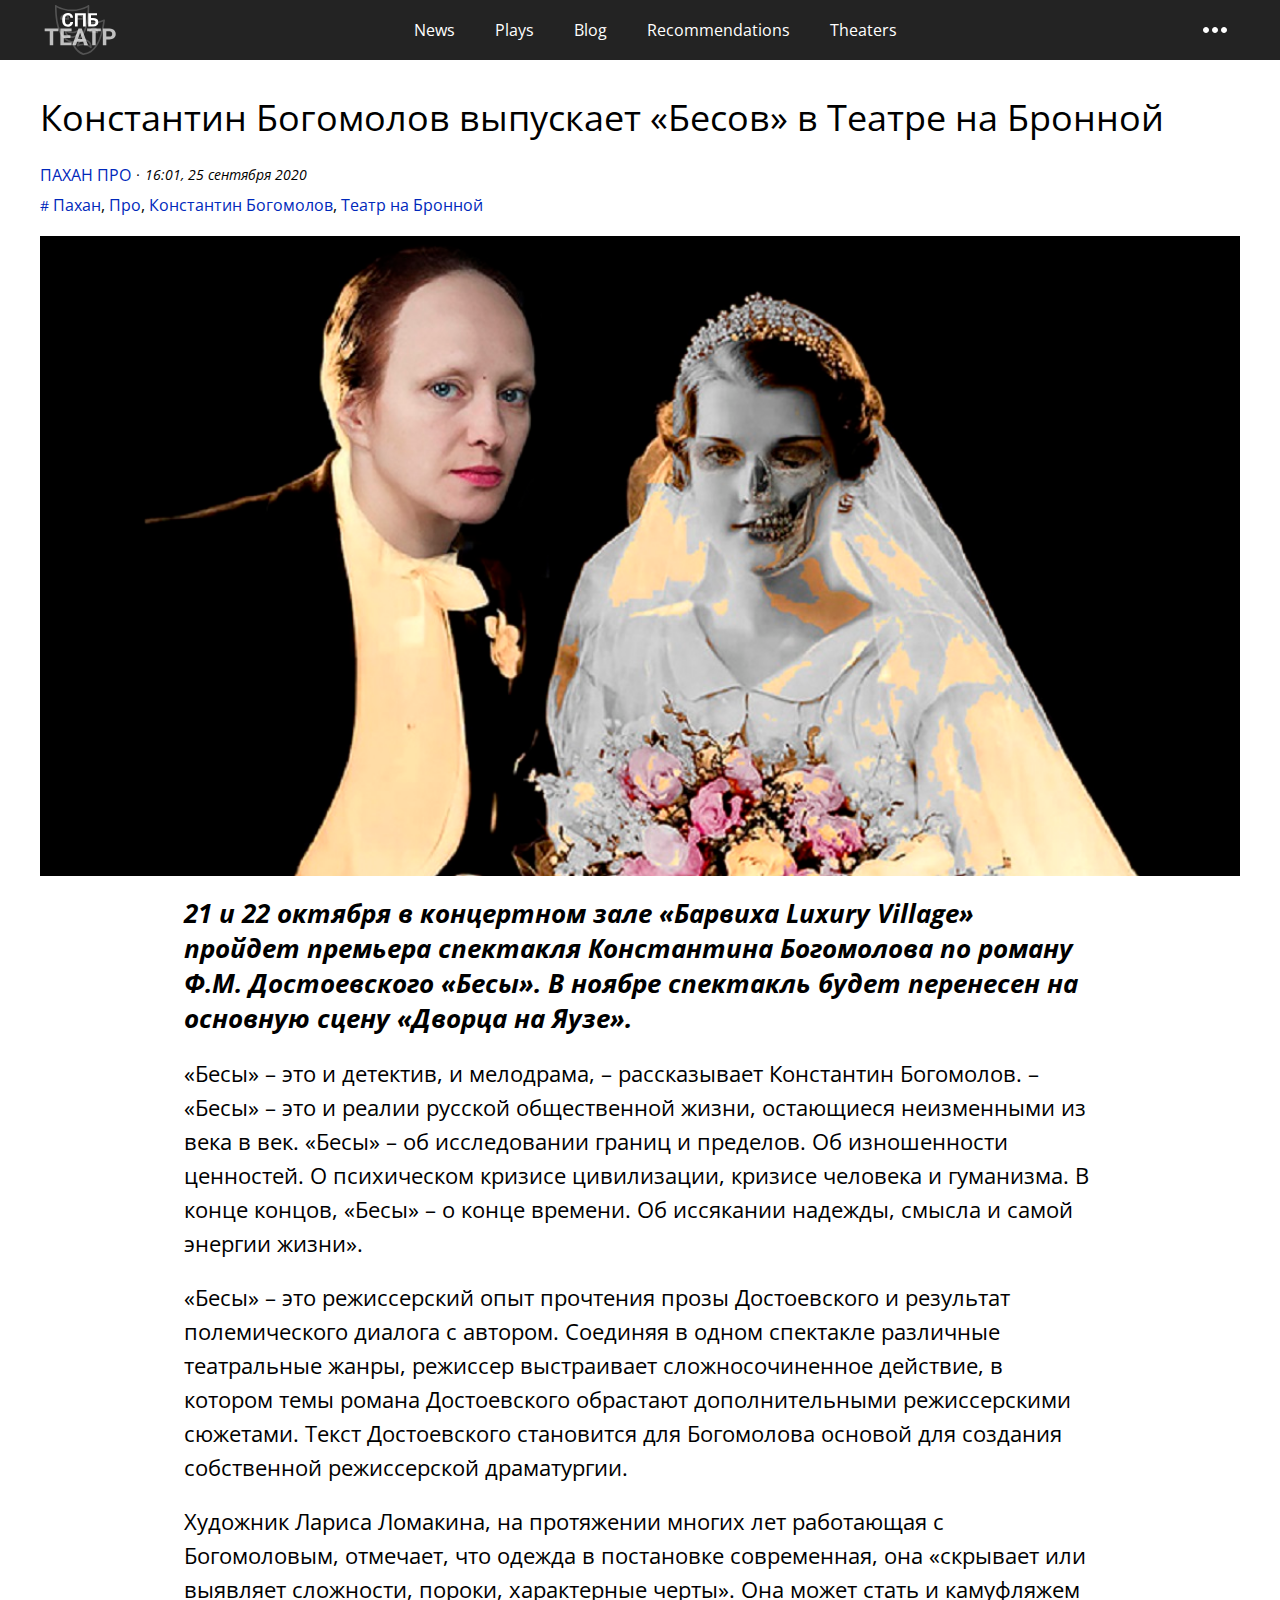
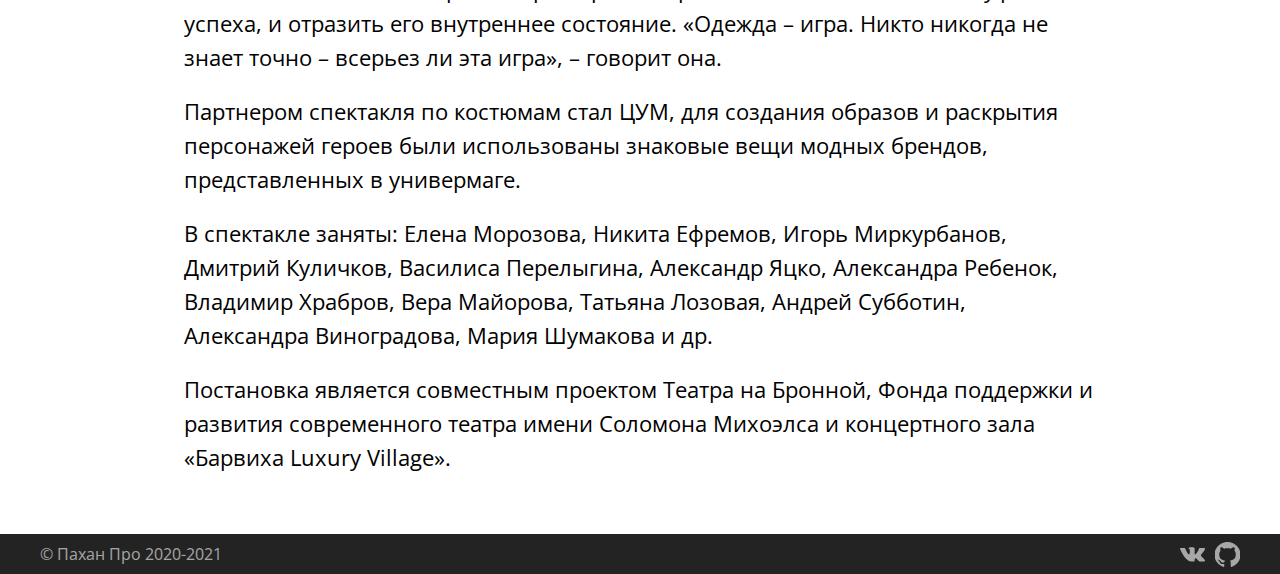
<file: recomandations/rec1.html>
<!DOCTYPE html>
<html lang="en">
  <head>
    <link rel="stylesheet" href="../css/main.css" />
    <script src="../js/main.js" defer></script>
    <script src="../js/language.js" defer></script>

    <meta charset="UTF-8" />
    <meta name="viewport" content="width=device-width, initial-scale=1.0" />
    <title>Рекомендации</title>
  </head>
  <body>
    <header>
      <div class="header_box">
  
        <div class="maxw header-inner">
          <div class="burger" onclick="toggleMenu()">
            <span></span>
            <span></span>
            <span></span>
          </div>
  
          <div class="logo">
            <a href="../index.html">
            </a>
          </div>
  
          <nav>
            <a data-translate="header_news" href="../news/index.html" class="nav_item">Новости</a>
            <a data-translate="header_plays" href="../plays/index.html" class="nav_item">Афиша</a>
            <a data-translate="header_blog" href="../blog/index.html" class="nav_item">Блог</a>
            <a data-translate="header_rec" href="../index.html#rec" class="nav_item">Рекомендации</a>
            <a data-translate="header_theaters" href="../index.html#theaters" class="nav_item">Театры</a>
          </nav>
  
          <div class="more" onclick="headerDropdow(this)">
          </div>
        </div>
  
        <div class="header_options">
          <div class="maxw options_inner">
            <div class="search">
              <form action="">
                <input type="text">
                <input type="submit" value="Искать">
              </form>
            </div>
  
            <div class="right">
              <div class="switcher">
                <div class="title" onclick="dropdown(this)">
                  <span id="sel-lang" data-translate="selected-lang">ENG</span>
                  <span class="arrow right"></span>
                  <span class="arrow left"></span>
                </div>
                <div class="dropdown">
                  <span data-translate="another-lang" id="another-lang" onclick="change_lang()">РУС</span>
                </div>
              </div>
  
              <div class="user_counter">
                <div data-translate="user_counter" class="title">
                  Пользователей онлайн
                </div>
                <div class="count"></div>
              </div>
            </div>
          </div>
        </div>
  
        <div class="mobile_menu">
          <ul>
            <li>
              <a data-translate="header_news" href="../news/index.html" class="nav_item">Новости</a>
            </li>
  
            <li>
              <a data-translate="header_plays" href="../plays/index.html" class="nav_item">Афиша</a>
            </li>
  
            <li>
              <a data-translate="header_blog" href="../blog/index.html" class="nav_item">Блог</a>
            </li>
  
            <li>
              <a data-translate="header_rec" href="../index.html#rec" class="nav_item">Рекомендации</a>
            </li>
  
            <li>
              <a data-translate="header_theaters" href="../index.html#theaters" class="nav_item">Театры</a>
            </li>
          </ul>
  
          <div class="switcher">
            <div class="title" onclick="dropdown(this)">
              <span id="sel-lang" data-translate="selected-lang">ENG</span>
              <span class="arrow right"></span>
              <span class="arrow left"></span>
            </div>
            <div class="dropdown">
              <span data-translate="another-lang" id="another-lang" onclick="change_lang()">РУС</span>
            </div>
          </div>
  
          <div class="user_counter">
            <div data-translate="user_counter" class="title">
              Пользователей онлайн
            </div>
            <div class="count"></div>
          </div>
        </div>
      </div>
    </header>

    <main class="topm maxw">
      <div class="container">
        <div class="page-title">
          Константин Богомолов выпускает «Бесов» в Театре на Бронной
        </div>

        <div class="info">
          <div class="meta">
            <div class="author">
              <a href="#">Пахан Про</a>
            </div>

            <div class="date">16:01, 25 сентября 2020</div>
          </div>

          <div class="tags">
            <a href="#">Пахан</a>, <a href="#">Про</a>,
            <a href="#">Константин Богомолов</a>,
            <a href="#">Театр на Бронной</a>
          </div>
        </div>

        <div class="post_img">
          <img src="../img/rec1.jpg" />
        </div>

        <div class="post_body">
          <p>
            <em
              >21 и 22 октября в концертном зале «Барвиха Luxury Village»
              пройдет премьера спектакля Константина Богомолова по роману Ф.М.
              Достоевского «Бесы». В ноябре спектакль будет перенесен на
              основную сцену «Дворца на Яузе».</em
            >
          </p>

          <p>
            «Бесы» – это и детектив, и мелодрама, – рассказывает Константин
            Богомолов. – «Бесы» – это и реалии русской общественной жизни,
            остающиеся неизменными из века в век. «Бесы» – об исследовании
            границ и пределов. Об изношенности ценностей. О психическом кризисе
            цивилизации, кризисе человека и гуманизма. В конце концов, «Бесы» –
            о конце времени. Об иссякании надежды, смысла и самой энергии
            жизни».
          </p>

          <p>
            «Бесы» – это режиссерский опыт прочтения прозы Достоевского и
            результат полемического диалога с автором. Соединяя в одном
            спектакле различные театральные жанры, режиссер выстраивает
            сложносочиненное действие, в котором темы романа Достоевского
            обрастают дополнительными режиссерскими сюжетами. Текст Достоевского
            становится для Богомолова основой для создания собственной
            режиссерской драматургии.
          </p>

          <p>
            Художник Лариса Ломакина, на протяжении многих лет работающая с
            Богомоловым, отмечает, что одежда в постановке современная, она
            «скрывает или выявляет сложности, пороки, характерные черты». Она
            может стать и камуфляжем успеха, и отразить его внутреннее
            состояние. «Одежда – игра. Никто никогда не знает точно – всерьез ли
            эта игра», – говорит она.
          </p>

          <p>
            Партнером спектакля по костюмам стал ЦУМ, для создания образов и
            раскрытия персонажей героев были использованы знаковые вещи модных
            брендов, представленных в универмаге.
          </p>

          <p>
            В спектакле заняты: Елена Морозова, Никита Ефремов, Игорь
            Миркурбанов, Дмитрий Куличков, Василиса Перелыгина, Александр Яцко,
            Александра Ребенок, Владимир Храбров, Вера Майорова, Татьяна
            Лозовая, Андрей Субботин, Александра Виноградова, Мария Шумакова и
            др.
          </p>

          <p>
            Постановка является совместным проектом Театра на Бронной, Фонда
            поддержки и развития современного театра имени Соломона Михоэлса и
            концертного зала «Барвиха Luxury Village».
          </p>
        </div>
      </div>
    </main>

    <div class="scroll_to_top" onclick="scrollToTopFunc()">
      <span class="arrow right"></span>
      <span class="arrow left"></span>
    </div>

    <footer>
      <div class="maxw footer-inner">
        <div class="copyright">© Пахан Про 2020-2021</div>
        <div class="links">
          <div class="link">
            <a href="https://vk.com/pahanbodibilder">
              <div
                class="icon"
                style="background-image: url(../img/vk-icon.svg)"
              ></div>
            </a>
          </div>

          <div class="link">
            <a href="https://github.com/pahanprog">
              <div class="icon" style="background-image: url('../img/github.svg');"></div>
            </a>
          </div>

        </div>
      </div>
    </footer>
  </body>
</html>
</file>
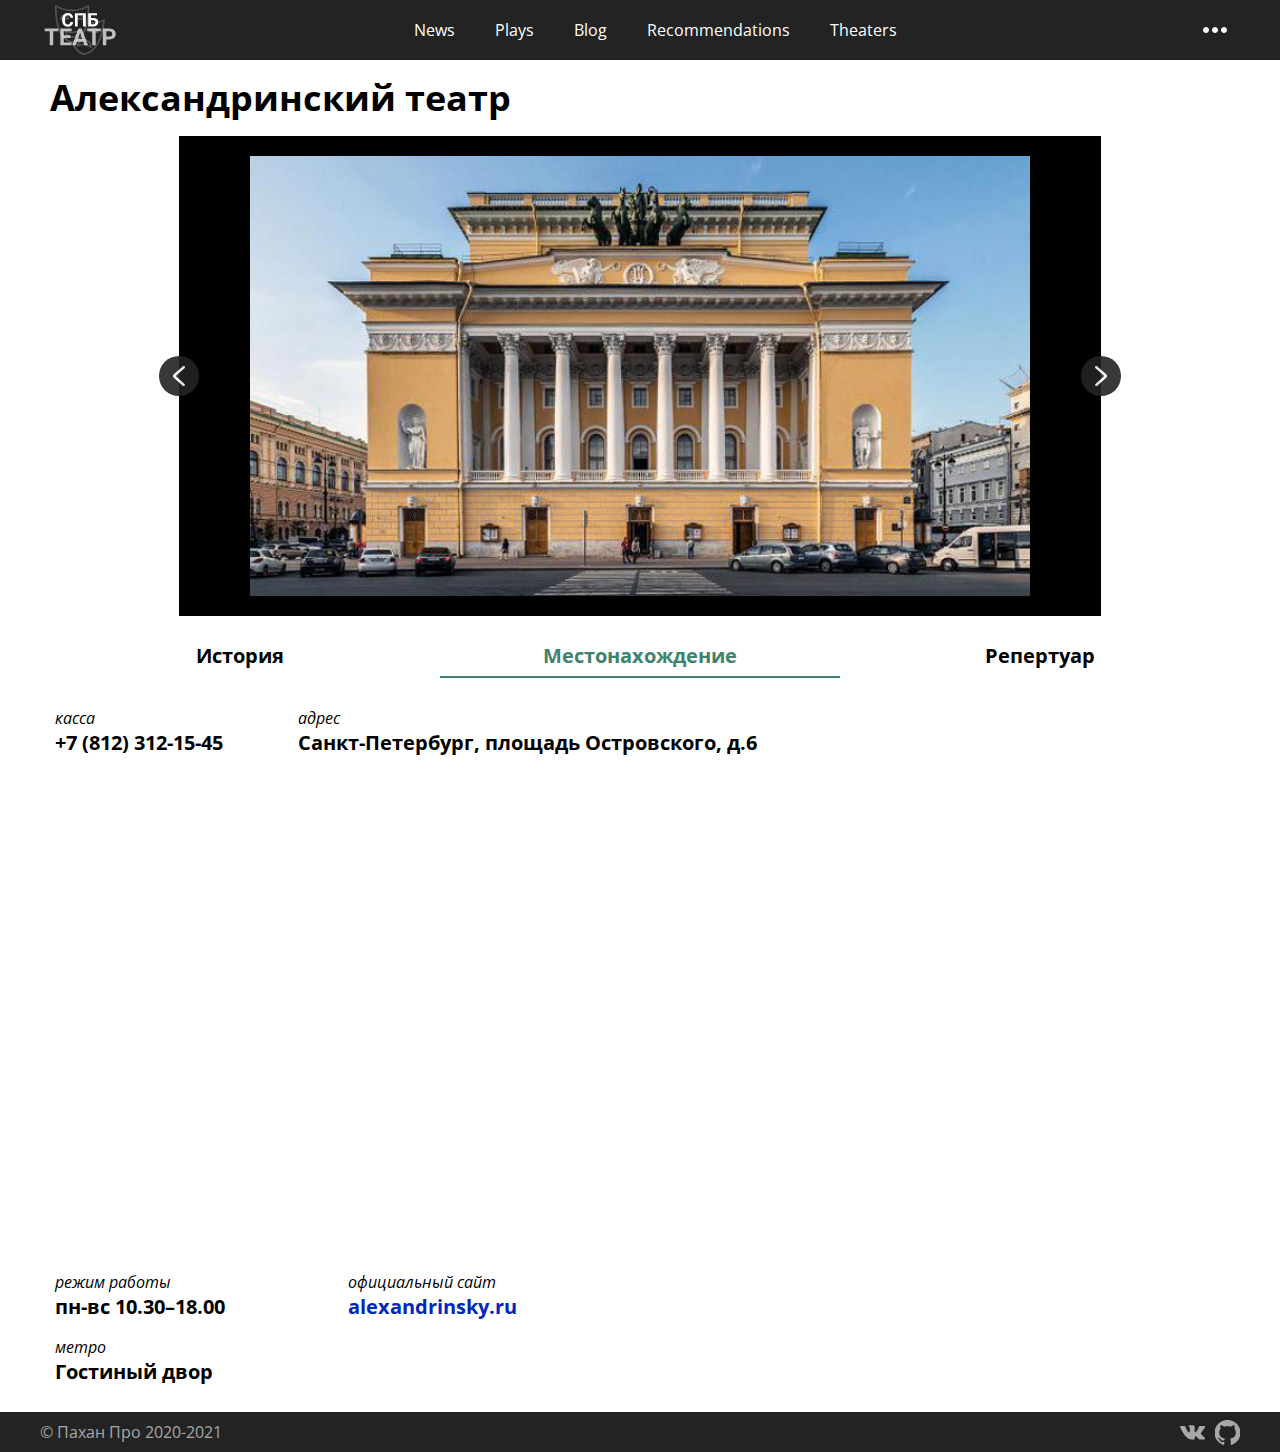
<file: theaters/alexandrinsky.html>
<!DOCTYPE html>
<html lang="en">
  <head>
    <link rel="stylesheet" href="../css/main.css" />
    <link rel="stylesheet" href="../css/theater.css"/>
    <script src="../js/main.js" defer></script>
    <script src="../js/imgSlider.js" defer></script>
    <script src="../js/theaterTabs.js" defer></script>
    <script src="../js/language.js" defer></script>

    <meta charset="UTF-8" />
    <meta name="viewport" content="width=device-width, initial-scale=1.0" />
    <title>Александринский театр</title>

    <!-- <script
      async
      src="https://securepubads.g.doubleclick.net/tag/js/gpt.js"
    ></script>
    <script>
      window.googletag = window.googletag || { cmd: [] };
      googletag.cmd.push(function () {
        googletag
          .defineSlot(
            "/6355419/Travel/Europe/France/Paris",
            [300, 250],
            "banner-ad"
          )
          .addService(googletag.pubads());
        googletag.enableServices();
      });
    </script> -->
  </head>
  <body>
    <header>
      <div class="header_box">
        <div class="maxw header-inner">
          <div class="burger" onclick="toggleMenu()">
            <span></span>
            <span></span>
            <span></span>
          </div>

          <div class="logo">
            <a href="../index.html"> </a>
          </div>

          <nav>
            <a
              data-translate="header_news"
              href="../news/index.html"
              class="nav_item"
              >Новости</a
            >
            <a
              data-translate="header_plays"
              href="../plays/index.html"
              class="nav_item"
              >Афиша</a
            >
            <a
              data-translate="header_blog"
              href="../blog/index.html"
              class="nav_item"
              >Блог</a
            >
            <a
              data-translate="header_rec"
              href="../index.html#rec"
              class="nav_item"
              >Рекомендации</a
            >
            <a
              data-translate="header_theaters"
              href="../index.html#theaters"
              class="nav_item"
              >Театры</a
            >
          </nav>

          <div class="more" onclick="headerDropdow(this)"></div>
        </div>

        <div class="header_options">
          <div class="maxw options_inner">
            <div class="search">
              <form action="">
                <input type="text" />
                <input type="submit" value="Искать" />
              </form>
            </div>

            <div class="right">
              <div class="switcher">
                <div class="title" onclick="dropdown(this)">
                  <span id="sel-lang" data-translate="selected-lang">ENG</span>
                  <span class="arrow right"></span>
                  <span class="arrow left"></span>
                </div>
                <div class="dropdown">
                  <span
                    data-translate="another-lang"
                    id="another-lang"
                    onclick="change_lang()"
                    >РУС</span
                  >
                </div>
              </div>

              <div class="user_counter">
                <div data-translate="user_counter" class="title">
                  Пользователей онлайн
                </div>
                <div class="count"></div>
              </div>
            </div>
          </div>
        </div>

        <div class="mobile_menu">
          <ul>
            <li>
              <a
                data-translate="header_news"
                href="../news/index.html"
                class="nav_item"
                >Новости</a
              >
            </li>

            <li>
              <a
                data-translate="header_plays"
                href="../plays/index.html"
                class="nav_item"
                >Афиша</a
              >
            </li>

            <li>
              <a
                data-translate="header_blog"
                href="../blog/index.html"
                class="nav_item"
                >Блог</a
              >
            </li>

            <li>
              <a
                data-translate="header_rec"
                href="../index.html#rec"
                class="nav_item"
                >Рекомендации</a
              >
            </li>

            <li>
              <a
                data-translate="header_theaters"
                href="../index.html#theaters"
                class="nav_item"
                >Театры</a
              >
            </li>
          </ul>

          <div class="switcher">
            <div class="title" onclick="dropdown(this)">
              <span id="sel-lang" data-translate="selected-lang">ENG</span>
              <span class="arrow right"></span>
              <span class="arrow left"></span>
            </div>
            <div class="dropdown">
              <span
                data-translate="another-lang"
                id="another-lang"
                onclick="change_lang()"
                >РУС</span
              >
            </div>
          </div>

          <div class="user_counter">
            <div data-translate="user_counter" class="title">
              Пользователей онлайн
            </div>
            <div class="count"></div>
          </div>
        </div>
      </div>
    </header>

    <main class="topm-sm maxw">
      <div class="section_title">Александринский театр</div>

      <div class="center">
        <div class="inner">
          <div class="img_slider_wrapper">
            <div class="img_slider">
              <div class="img_wrapper">
                <img src="../img/александр1.jpg" />
              </div>

              <div class="img_wrapper">
                <img src="../img/александр.jpg" />
              </div>

              <div class="img_wrapper">
                <img src="../img/александр2.jpg" alt="" />
              </div>
            </div>

            <div class="actions">
              <div class="open"></div>
              <div class="close"></div>
            </div>

            <div
              class="arrow-btn left"
              onclick="imgSliderArrowClick(this)"
            ></div>

            <div
              class="arrow-btn right"
              onclick="imgSliderArrowClick(this)"
            ></div>
          </div>

          <div class="arrow-btn left" onclick="imgSliderArrowClick(this)"></div>

          <div
            class="arrow-btn right"
            onclick="imgSliderArrowClick(this)"
          ></div>
        </div>
      </div>

      <div class="topm-sm inner_nav">
        <div class="nav_items">
          <div class="item" data-tab="history" onclick="tabNavClick(this)">
            История
          </div>

          <div
            class="item active"
            data-tab="location"
            onclick="tabNavClick(this)"
          >
            Местонахождение
          </div>

          <div class="item" data-tab="plays" onclick="tabNavClick(this)">
            Репертуар
          </div>
        </div>

        <div class="history tab">
          <div class="year_wrapper">
            <div class="year">1756</div>

            <div class="content">
              30 августа Указом императрицы Елизаветы Петровны в
              Санкт-Петербурге основан русский для представления трагедий и
              комедий театр, от которого ведет историю труппа Александринского
              театра. Директором театра был назначен драматург Александр
              Петрович Сумароков. Труппу возглавил актер Фёдор Григорьевич
              Волков. Театр стал первым государственным публичным театром в
              России и начал свои регулярные представления в бывшем Головкинском
              доме на Васильевском острове. Впоследствии здание было перестроено
              для Академии художеств.
            </div>
          </div>

          <div class="year_wrapper">
            <div class="year">1759</div>

            <div class="content">
              Высочайшим распоряжением по придворному ведомству театр определен
              в ведомство Придворной конторы.
            </div>
          </div>

          <div class="year_wrapper">
            <div class="year">1766</div>

            <div class="content">
              Труппа театра вошла в состав учрежденной императорской театральной
              дирекции.
            </div>
          </div>

          <div class="year_wrapper">
            <div class="year">1783</div>

            <div class="content">
              Русская драматическая труппа начинает свои выступления в здании
              вновь построенного Большого каменного театра в Санкт-Петербурге,
              впоследствии перестроенного для Санкт-Петербургской консерватории.
            </div>
          </div>

          <div class="year_wrapper">
            <div class="year">1831</div>

            <div class="content">
              Труппой театра впервые полностью исполнена комедия А.C. Грибоедова
              «Горе от ума». Роль Чацкого сыграл В.А. Каратыгин.
            </div>
          </div>

          <div class="year_wrapper">
            <div class="year">1832</div>

            <div class="content">
              Санкт-петербургская русская драматическая труппа начинает свои
              выступления в новом здании в самом центре Санкт-Петербурга,
              созданном по проекту великого архитектора К.И. Росси. В честь
              супруги императора Николая Первого Александры Фёдоровны здание
              получает название — Александринский театр. Здание Александринского
              театра — шедевр мировой театральной архитектуры, охраняется
              ЮНЕСКО.
            </div>
          </div>

          <div class="year_wrapper">
            <div class="year">1836</div>

            <div class="content">
              На сцене Александринского театра состоялась премьера «Ревизора»
              Н.В. Гоголя. Активное участие в постановке спектакля принимал сам
              автор. В роли Хлестакова — Н.О. Дюр.
            </div>
          </div>

          <div class="year_wrapper">
            <div class="year">1836</div>

            <div class="content">
              На сцене Александринского театра состоялась премьера «Ревизора»
              Н.В. Гоголя. Активное участие в постановке спектакля принимал сам
              автор. В роли Хлестакова — Н.О. Дюр.
            </div>
          </div>

          <div class="year_wrapper">
            <div class="year">1932</div>

            <div class="content">
              Столетний юбилей здания Александринского театра (тогда
              Ленинградского государственного театра драмы) отмечается как
              крупный юбилей общественно-политической и культурной жизни страны.
              При этом, следуя идеологической линии тогдашней власти, семьдесят
              шесть лет произвольно отсекаются от творческой истории первой
              государственной драматической труппы России.
            </div>
          </div>

          <div class="year_wrapper">
            <div class="year">1941-1944</div>

            <div class="content">
              Театр в эвакуации. Труппа работает в Новосибирске, на сцене театра
              «Красный факел». На сцене Александринского театра во время блокады
              выступает Ленинградский театр музыкальной комедии.
            </div>
          </div>

          <div class="year_wrapper">
            <div class="year">1991</div>

            <div class="content">
              Театру возвращается название Александринский. Официальное название
              театра: Российский государственный академический театр драмы им.
              А.С. Пушкина (Александринский).
            </div>
          </div>

          <div class="year_wrapper">
            <div class="year">2006</div>

            <div class="content">
              250-летие Александринского театра празднуется как юбилей первого
              государственного театра России и начала государственной политики в
              области отечественного сценического искусства. Осуществляется
              масштабная реконструкция-реставрация исторического здания театра.
              Открывается историческая экспозиция «Музей русской драмы». Впервые
              проводится Международный театральный фестиваль «Александринский».
              В рамках творческой программы «Новая жизнь традиции» греческий
              режиссер Теодорос Терзопулос ставит трагедию Софокла «Эдип-царь».
              Этим спектаклем был открыт Первый Международный театральный
              фестиваль «Александринский». «Живой труп» Л.Н. Толстого.
              Постановка В.В. Фокина. В роли Феди Протасова — С.И. Паршин.
            </div>
          </div>

          <div class="year_wrapper">
            <div class="year">2013</div>

            <div class="content">
              Открывается Новая сцена Александринского театра.
            </div>
          </div>

          <div class="year_wrapper">
            <div class="year">2014</div>

            <div class="content">
              Александринский театр получил статус Национального достояния
            </div>
          </div>

          <div class="year_wrapper">
            <div class="year">2016</div>

            <div class="content">
              Российский государственный академический театр драмы им. А.С.
              Пушкина (Александринский) был внесен в Государственный свод особо
              ценных объектов культурного наследия народов Российской Федерации.
            </div>
          </div>

          <div class="year_wrapper">
            <div class="year">2016</div>

            <div class="content">
              260-лет со дня основания Александринского театра. В числе
              торжественных мероприятий - полуденный выстрел из пушки с
              Нарышкина бастиона Петропавловской крепости в честь юбилея,
              открытый для прессы и гостей театра сбор труппы.
            </div>
          </div>

          <div class="year_wrapper">
            <div class="year">2016</div>

            <div class="content">
              Впервые на сцене Александринского театра поставлен роман Ф.М.
              Достоевского «Преступление и наказание». Режиссер – Аттила
              Виднянский.
            </div>
          </div>

          <div class="year_wrapper">
            <div class="year">2020</div>

            <div class="content">
              Российский государственный академический театр им. А.С. Пушкина
              (Александринский) переименован в Национальный драматический театр
              России (Александринский театр).
            </div>
          </div>
        </div>

        <div class="location tab active">
          <div class="top">
            <div class="info_item">
              <div class="title">касса</div>
              <div class="content">+7 (812) 312-15-45</div>
            </div>

            <div class="info_item">
              <div class="title">адрес</div>
              <div class="content">Санкт-Петербург, площадь Островского, д.6</div>
            </div>
          </div>

          <iframe src="https://www.google.com/maps/embed?pb=!1m18!1m12!1m3!1d1999.0215258646847!2d30.333968316096716!3d59.93178498187367!2m3!1f0!2f0!3f0!3m2!1i1024!2i768!4f13.1!3m3!1m2!1s0x46963107f8736b6d%3A0xf0dd227c1af184ab!2z0JDQu9C10LrRgdCw0L3QtNGA0LjQvdGB0LrQuNC5INGC0LXQsNGC0YA!5e0!3m2!1sru!2sru!4v1607100159185!5m2!1sru!2sru" width="100%" height="450" frameborder="0" style="border:0;" allowfullscreen="" aria-hidden="false" tabindex="0"></iframe>

          <div class="bottom topm">
            <div class="info_item">
              <div class="title">режим работы</div>
              <div class="content">пн-вс 10.30–18.00</div>
            </div>

            <div class="info_item">
              <div class="title">официальный сайт</div>
              <div class="content">
                <a href="https://alexandrinsky.ru/">alexandrinsky.ru</a>
              </div>
            </div>

            <div class="info_item topm-sm metro">
              <div class="title">метро</div>
              <div class="content">
                Гостиный двор
              </div>
            </div>
          </div>
        </div>

        <div class="plays tab">
          <div class="items">
            <div class="item">
              <a href="#">
                <div
                  class="img"
                  style="background-image: url(../img/щелкунчик.jpg)"
                ></div>
                <div class="genre">Сказка</div>
                <div class="info_wrapper">
                  <div class="title">Щелкунчик</div>
                  <div class="descriprion">
                    Сказочная феерия «Щелкунчик»
                  </div>
                </div>
              </a>
            </div>

            <div class="item">
              <a href="#">
                <div
                  class="img"
                  style="background-image: url(../img/сталина.jpg)"
                ></div>
                <div class="genre">Драматический</div>
                <div class="info_wrapper">
                  <div class="title">Рождение Сталина</div>
                  <div class="descriprion">
                    В основе сценической композиции – исторические материалы, фрагменты из романа Ф.М. Достоевского «Бесы», а также тексты современных авторов.
                  </div>
                </div>
              </a>
            </div>

            <div class="item">  
              <a href="#">
                <div
                  class="img"
                  style="background-image: url(../img/маузер.jpg)"
                ></div>
                <div class="genre">Премьера</div>
                <div class="info_wrapper">
                  <div class="title">Маузер</div>
                  <div class="descriprion">
                    Спектакль знаменитого греческого мастера, одного из лидеров европейского театра Теодороса Терзопулоса – первая полная сценическая версия пьесы Хайнера Мюллера «Маузер» в России.
                  </div>
                </div>
              </a>
            </div>
          </div>
        </div>
      </div>

      <!-- <div id="banner-ad">
          <script>
            googletag.cmd.push(function() {
              googletag.display('banner-ad');
            });
          </script>
        </div> -->
    </main>

    <div class="scroll_to_top" onclick="scrollToTopFunc()">
      <span class="arrow right"></span>
      <span class="arrow left"></span>
    </div>

    <footer>
      <div class="maxw footer-inner">
        <div class="copyright">© Пахан Про 2020-2021</div>
        <div class="links">
          <div class="link">
            <a href="https://vk.com/pahanbodibilder">
              <div
                class="icon"
                style="background-image: url(../img/vk-icon.svg)"
              ></div>
            </a>
          </div>

          <div class="link">
            <a href="https://github.com/pahanprog">
              <div
                class="icon"
                style="background-image: url('../img/github.svg')"
              ></div>
            </a>
          </div>
        </div>
      </div>
    </footer>
  </body>
</html>
</file>
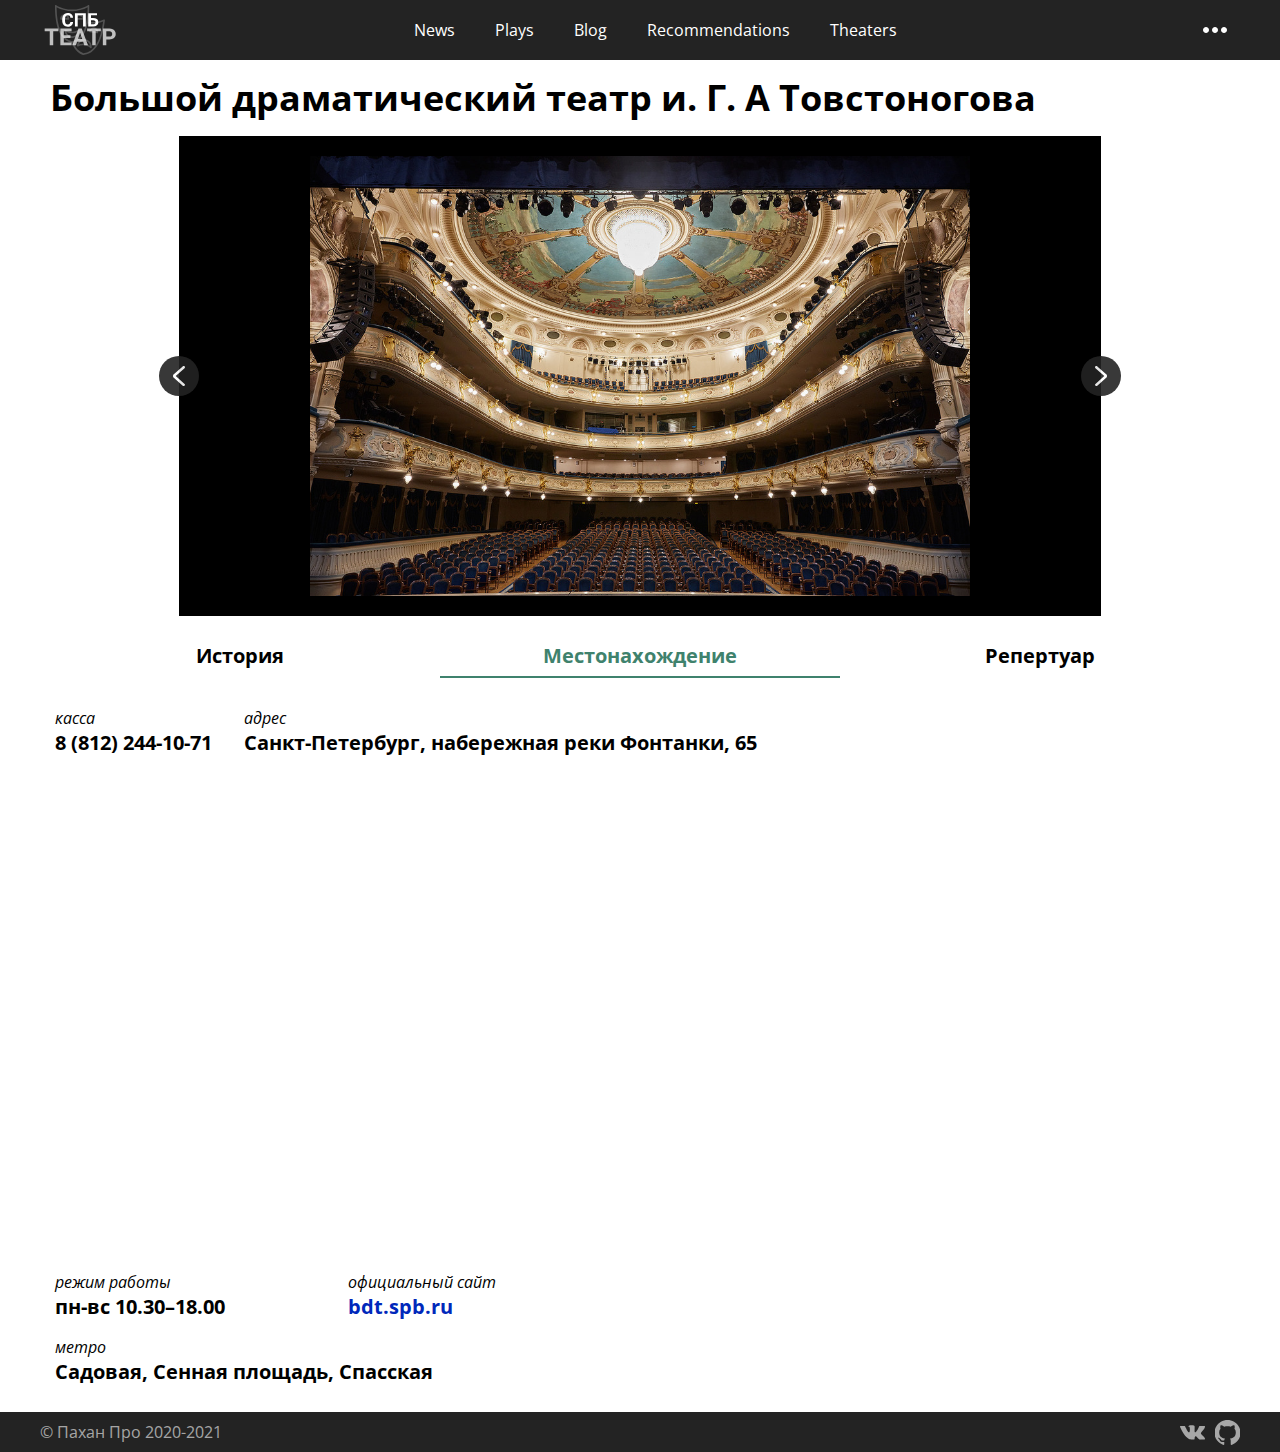
<file: theaters/bdt.html>
<!DOCTYPE html>
<html lang="en">

<head>
    <link rel="stylesheet" href="../css/main.css" />
    <link rel="stylesheet" href="../css/theater.css" />
    <script src="../js/main.js" defer></script>
    <script src="../js/imgSlider.js" defer></script>
    <script src="../js/theaterTabs.js" defer></script>
    <script src="../js/language.js" defer></script>

    <meta charset="UTF-8" />
    <meta name="viewport" content="width=device-width, initial-scale=1.0" />
    <title>Большой драматический театр</title>

    <!-- <script
      async
      src="https://securepubads.g.doubleclick.net/tag/js/gpt.js"
    ></script>
    <script>
      window.googletag = window.googletag || { cmd: [] };
      googletag.cmd.push(function () {
        googletag
          .defineSlot(
            "/6355419/Travel/Europe/France/Paris",
            [300, 250],
            "banner-ad"
          )
          .addService(googletag.pubads());
        googletag.enableServices();
      });
    </script> -->
</head>

<body>
    <header>
        <div class="header_box">
            <div class="maxw header-inner">
                <div class="burger" onclick="toggleMenu()">
                    <span></span>
                    <span></span>
                    <span></span>
                </div>

                <div class="logo">
                    <a href="../index.html"> </a>
                </div>

                <nav>
                    <a data-translate="header_news" href="../news/index.html" class="nav_item">Новости</a>
                    <a data-translate="header_plays" href="../plays/index.html" class="nav_item">Афиша</a>
                    <a data-translate="header_blog" href="../blog/index.html" class="nav_item">Блог</a>
                    <a data-translate="header_rec" href="../index.html#rec" class="nav_item">Рекомендации</a>
                    <a data-translate="header_theaters" href="../index.html#theaters" class="nav_item">Театры</a>
                </nav>

                <div class="more" onclick="headerDropdow(this)"></div>
            </div>

            <div class="header_options">
                <div class="maxw options_inner">
                    <div class="search">
                        <form action="">
                            <input type="text" />
                            <input type="submit" value="Искать" />
                        </form>
                    </div>

                    <div class="right">
                        <div class="switcher">
                            <div class="title" onclick="dropdown(this)">
                                <span id="sel-lang" data-translate="selected-lang">ENG</span>
                                <span class="arrow right"></span>
                                <span class="arrow left"></span>
                            </div>
                            <div class="dropdown">
                                <span data-translate="another-lang" id="another-lang" onclick="change_lang()">РУС</span>
                            </div>
                        </div>

                        <div class="user_counter">
                            <div data-translate="user_counter" class="title">
                                Пользователей онлайн
                            </div>
                            <div class="count"></div>
                        </div>
                    </div>
                </div>
            </div>

            <div class="mobile_menu">
                <ul>
                    <li>
                        <a data-translate="header_news" href="../news/index.html" class="nav_item">Новости</a>
                    </li>

                    <li>
                        <a data-translate="header_plays" href="../plays/index.html" class="nav_item">Афиша</a>
                    </li>

                    <li>
                        <a data-translate="header_blog" href="../blog/index.html" class="nav_item">Блог</a>
                    </li>

                    <li>
                        <a data-translate="header_rec" href="../index.html#rec" class="nav_item">Рекомендации</a>
                    </li>

                    <li>
                        <a data-translate="header_theaters" href="../index.html#theaters" class="nav_item">Театры</a>
                    </li>
                </ul>

                <div class="switcher">
                    <div class="title" onclick="dropdown(this)">
                        <span id="sel-lang" data-translate="selected-lang">ENG</span>
                        <span class="arrow right"></span>
                        <span class="arrow left"></span>
                    </div>
                    <div class="dropdown">
                        <span data-translate="another-lang" id="another-lang" onclick="change_lang()">РУС</span>
                    </div>
                </div>

                <div class="user_counter">
                    <div data-translate="user_counter" class="title">
                        Пользователей онлайн
                    </div>
                    <div class="count"></div>
                </div>
            </div>
        </div>
    </header>

    <main class="topm-sm maxw">
        <div class="section_title">Большой драматический театр и. Г. А Товстоногова</div>

        <div class="center">
            <div class="inner">
                <div class="img_slider_wrapper">
                    <div class="img_slider">
                        <div class="img_wrapper">
                            <img src="../img/драма.jpg" />
                        </div>

                        <div class="img_wrapper">
                            <img src="../img/бдт.jpg" />
                        </div>

                        <div class="img_wrapper">
                            <img src="../img/бдт1.jpg" alt="" />
                        </div>
                    </div>

                    <div class="actions">
                        <div class="open"></div>
                        <div class="close"></div>
                    </div>

                    <div class="arrow-btn left" onclick="imgSliderArrowClick(this)"></div>

                    <div class="arrow-btn right" onclick="imgSliderArrowClick(this)"></div>
                </div>

                <div class="arrow-btn left" onclick="imgSliderArrowClick(this)"></div>

                <div class="arrow-btn right" onclick="imgSliderArrowClick(this)"></div>
            </div>
        </div>

        <div class="topm-sm inner_nav">
            <div class="nav_items">
                <div class="item" data-tab="history" onclick="tabNavClick(this)">
                    История
                </div>

                <div class="item active" data-tab="location" onclick="tabNavClick(this)">
                    Местонахождение
                </div>

                <div class="item" data-tab="plays" onclick="tabNavClick(this)">
                    Репертуар
                </div>
            </div>

            <div class="history tab">
                <div class="year_wrapper">
                    <div class="year">1919 </div>

                    <div class="content">
                        Большой драматический театр открылся 15 февраля 1919 года трагедией Ф. Шиллера «Дон Карлос»,
                        начав свои выступления в Оперной студии Консерватории.
                    </div>
                </div>


                <div class="year_wrapper">
                    <div class="year">1956 </div>

                    <div class="content">
                        В начале 1956 г. Большой драматический готовился отметить свой тридцать седьмой день рождения.

                        В самый канун праздника труппе был представлен новый, одиннадцатый по счету, главный режиссер.

                        Так в БДТ началась эпоха, имя которой Георгий Александрович Товстоногов.
                    </div>
                </div>

                <div class="year_wrapper">
                    <div class="year">1964 </div>

                    <div class="content">
                        Присвоено звание Академического, в 1970 году открыта Малая сцена, с 1992 года носит имя Г.А.
                        Товстоногова.
                    </div>
                </div>
            </div>

        <div class="location tab active">
            <div class="top">
                <div class="info_item">
                    <div class="title">касса</div>
                    <div class="content">8 (812) 244-10-71</div>
                </div>

                <div class="info_item">
                    <div class="title">адрес</div>
                    <div class="content">Санкт-Петербург, набережная реки Фонтанки, 65</div>
                </div>
            </div>

            <iframe src="https://www.google.com/maps/embed?pb=!1m18!1m12!1m3!1d1999.2727221704172!2d30.328338316504677!3d59.92761666994922!2m3!1f0!2f0!3f0!3m2!1i1024!2i768!4f13.1!3m3!1m2!1s0x46963100ac45850d%3A0xe8f91088e6be94de!2z0JHQvtC70YzRiNC-0Lkg0LTRgNCw0LzQsNGC0LjRh9C10YHQutC40Lkg0YLQtdCw0YLRgCDQuNC80LXQvdC4INCTLiDQkC4g0KLQvtCy0YHRgtC-0L3QvtCz0L7QstCw!5e0!3m2!1sru!2sru!4v1607106847506!5m2!1sru!2sru" width="100%" height="450" frameborder="0" style="border:0;" allowfullscreen="" aria-hidden="false" tabindex="0"></iframe>

            <div class="bottom topm">
                <div class="info_item">
                    <div class="title">режим работы</div>
                    <div class="content">пн-вс 10.30–18.00</div>
                </div>

                <div class="info_item">
                    <div class="title">официальный сайт</div>
                    <div class="content">
                        <a href="https://bdt.spb.ru/">bdt.spb.ru</a>
                    </div>
                </div>

                <div class="info_item topm-sm metro">
                    <div class="title">метро</div>
                    <div class="content">
                        Садовая, Сенная площадь, Спасская 
                    </div>
                </div>
            </div>
        </div>

        <div class="plays tab">
            <div class="items">
                <div class="item">
                    <a href="#">
                        <div class="img" style="background-image: url(../img/тритолстяка.jpg)"></div>
                        <div class="genre">Сказка-антиутопия</div>
                        <div class="info_wrapper">
                            <div class="title">Три толстяка</div>
                            <div class="descriprion">
                                Много лет назад в ходе научного эксперимента, проводимого в обстановке абсолютной секретности, был открыт порт в другое измерение и на Землю проник сгусток темной космической энергии «Три толстяка» («Т-3»), превративший жизнь людей в хаос, полный бессмысленного зла.
                            </div>
                        </div>
                    </a>
                </div>

                <div class="item">
                    <a href="#">
                        <div class="img" style="background-image: url(../img/трисестры.jpg)"></div>
                        <div class="genre">Драматический</div>
                        <div class="info_wrapper">
                            <div class="title">Три сестры</div>
                            <div class="descriprion">
                                Спектакль «Три сестры» по пьесе Антона Павловича Чехова поставлен на Основной сцене БДТ режиссером Владимиром Панковым.                              </div>
                        </div>
                    </a>
                </div>
            </div>
        </div>
        </div>

        <!-- <div id="banner-ad">
          <script>
            googletag.cmd.push(function() {
              googletag.display('banner-ad');
            });
          </script>
        </div> -->
    </main>

    <div class="scroll_to_top" onclick="scrollToTopFunc()">
        <span class="arrow right"></span>
        <span class="arrow left"></span>
      </div>

    <footer>
        <div class="maxw footer-inner">
            <div class="copyright">© Пахан Про 2020-2021</div>
            <div class="links">
                <div class="link">
                    <a href="https://vk.com/pahanbodibilder">
                        <div class="icon" style="background-image: url(../img/vk-icon.svg)"></div>
                    </a>
                </div>

                <div class="link">
                    <a href="https://github.com/pahanprog">
                        <div class="icon" style="background-image: url('../img/github.svg')"></div>
                    </a>
                </div>
            </div>
        </div>
    </footer>
</body>

</html>
</file>
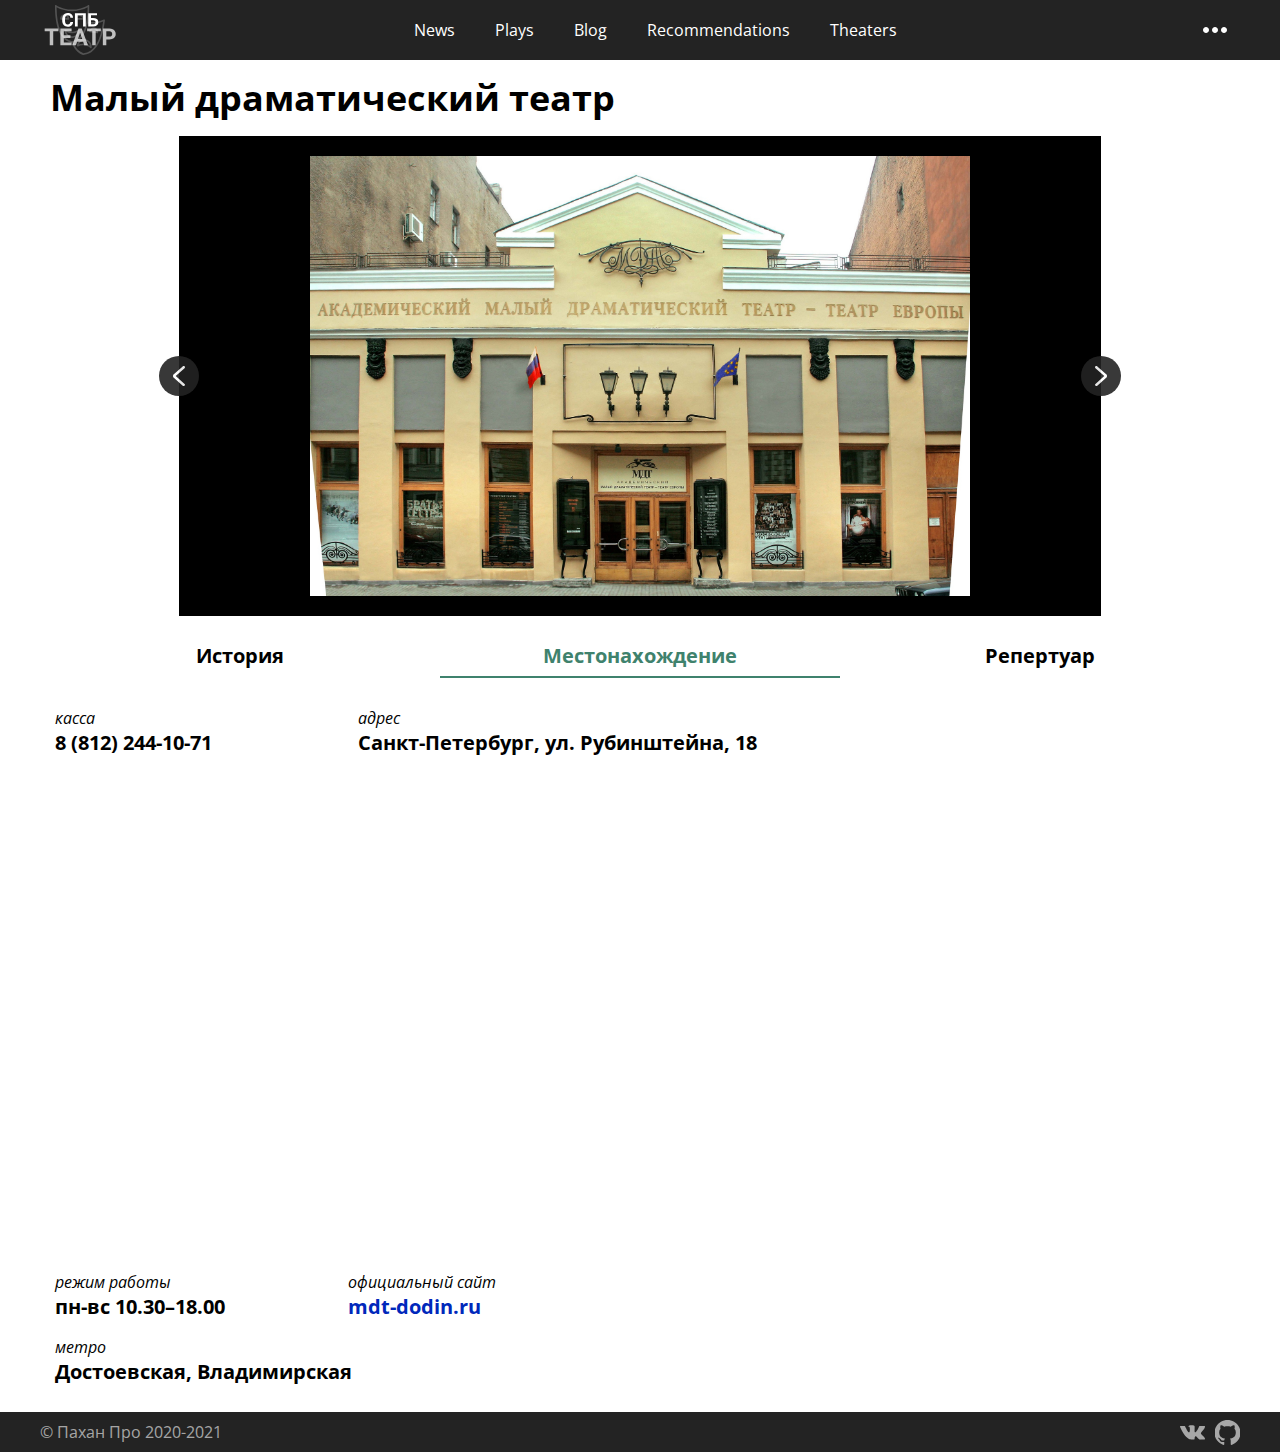
<file: theaters/mdt.html>
<!DOCTYPE html>
<html lang="en">
  <head>
    <link rel="stylesheet" href="../css/main.css" />
    <link rel="stylesheet" href="../css/theater.css" />
    <script src="../js/main.js" defer></script>
    <script src="../js/imgSlider.js" defer></script>
    <script src="../js/theaterTabs.js" defer></script>
    <script src="../js/language.js" defer></script>

    <meta charset="UTF-8" />
    <meta name="viewport" content="width=device-width, initial-scale=1.0" />
    <title>Малый драматический театр</title>

    <!-- <script
      async
      src="https://securepubads.g.doubleclick.net/tag/js/gpt.js"
    ></script>
    <script>
      window.googletag = window.googletag || { cmd: [] };
      googletag.cmd.push(function () {
        googletag
          .defineSlot(
            "/6355419/Travel/Europe/France/Paris",
            [300, 250],
            "banner-ad"
          )
          .addService(googletag.pubads());
        googletag.enableServices();
      });
    </script> -->
  </head>

  <body>
    <header>
      <div class="header_box">
        <div class="maxw header-inner">
          <div class="burger" onclick="toggleMenu()">
            <span></span>
            <span></span>
            <span></span>
          </div>

          <div class="logo">
            <a href="../index.html"> </a>
          </div>

          <nav>
            <a
              data-translate="header_news"
              href="../news/index.html"
              class="nav_item"
              >Новости</a
            >
            <a
              data-translate="header_plays"
              href="../plays/index.html"
              class="nav_item"
              >Афиша</a
            >
            <a
              data-translate="header_blog"
              href="../blog/index.html"
              class="nav_item"
              >Блог</a
            >
            <a
              data-translate="header_rec"
              href="../index.html#rec"
              class="nav_item"
              >Рекомендации</a
            >
            <a
              data-translate="header_theaters"
              href="../index.html#theaters"
              class="nav_item"
              >Театры</a
            >
          </nav>

          <div class="more" onclick="headerDropdow(this)"></div>
        </div>

        <div class="header_options">
          <div class="maxw options_inner">
            <div class="search">
              <form action="">
                <input type="text" />
                <input type="submit" value="Искать" />
              </form>
            </div>

            <div class="right">
              <div class="switcher">
                <div class="title" onclick="dropdown(this)">
                  <span id="sel-lang" data-translate="selected-lang">ENG</span>
                  <span class="arrow right"></span>
                  <span class="arrow left"></span>
                </div>
                <div class="dropdown">
                  <span
                    data-translate="another-lang"
                    id="another-lang"
                    onclick="change_lang()"
                    >РУС</span
                  >
                </div>
              </div>

              <div class="user_counter">
                <div data-translate="user_counter" class="title">
                  Пользователей онлайн
                </div>
                <div class="count"></div>
              </div>
            </div>
          </div>
        </div>

        <div class="mobile_menu">
          <ul>
            <li>
              <a
                data-translate="header_news"
                href="../news/index.html"
                class="nav_item"
                >Новости</a
              >
            </li>

            <li>
              <a
                data-translate="header_plays"
                href="../plays/index.html"
                class="nav_item"
                >Афиша</a
              >
            </li>

            <li>
              <a
                data-translate="header_blog"
                href="../blog/index.html"
                class="nav_item"
                >Блог</a
              >
            </li>

            <li>
              <a
                data-translate="header_rec"
                href="../index.html#rec"
                class="nav_item"
                >Рекомендации</a
              >
            </li>

            <li>
              <a
                data-translate="header_theaters"
                href="../index.html#theaters"
                class="nav_item"
                >Театры</a
              >
            </li>
          </ul>

          <div class="switcher">
            <div class="title" onclick="dropdown(this)">
              <span id="sel-lang" data-translate="selected-lang">ENG</span>
              <span class="arrow right"></span>
              <span class="arrow left"></span>
            </div>
            <div class="dropdown">
              <span
                data-translate="another-lang"
                id="another-lang"
                onclick="change_lang()"
                >РУС</span
              >
            </div>
          </div>

          <div class="user_counter">
            <div data-translate="user_counter" class="title">
              Пользователей онлайн
            </div>
            <div class="count"></div>
          </div>
        </div>
      </div>
    </header>

    <main class="topm-sm maxw">
      <div class="section_title">Малый драматический театр</div>

      <div class="center">
        <div class="inner">
          <div class="img_slider_wrapper">
            <div class="img_slider">
              <div class="img_wrapper">
                <img src="../img/малыйдр.jpg" />
              </div>

              <div class="img_wrapper">
                <img src="../img/мдт.jpg" />
              </div>

              <div class="img_wrapper">
                <img src="../img/мдт2.jpg" alt="" />
              </div>
            </div>

            <div class="actions">
              <div class="open"></div>
              <div class="close"></div>
            </div>

            <div
              class="arrow-btn left"
              onclick="imgSliderArrowClick(this)"
            ></div>

            <div
              class="arrow-btn right"
              onclick="imgSliderArrowClick(this)"
            ></div>
          </div>

          <div class="arrow-btn left" onclick="imgSliderArrowClick(this)"></div>

          <div
            class="arrow-btn right"
            onclick="imgSliderArrowClick(this)"
          ></div>
        </div>
      </div>

      <div class="topm-sm inner_nav">
        <div class="nav_items">
          <div class="item" data-tab="history" onclick="tabNavClick(this)">
            История
          </div>

          <div
            class="item active"
            data-tab="location"
            onclick="tabNavClick(this)"
          >
            Местонахождение
          </div>

          <div class="item" data-tab="plays" onclick="tabNavClick(this)">
            Репертуар
          </div>
        </div>

        <div class="history tab">
          <div class="year_wrapper">
            <div class="year">1944</div>

            <div class="content">
              Малый драматический театр был открыт в 1944 году в Ленинграде,
              когда большинство театральных коллективов находилось в эвакуации.
              Созданный решением Облисполкома, театр не имел ни определённой
              творческой программы, ни собственного дома. Небольшая труппа
              давала спектакли в городках и сёлах Ленинградской области.
            </div>
          </div>

          <div class="year_wrapper">
            <div class="year">1973</div>

            <div class="content">
              Кардинальный перелом в репертуарной политике МДТ произошел в 1973
              году, когда театр возглавил Ефим Падве. Он сделал ставку на
              серьезную драматургию и пригласил к сотрудничеству молодых
              режиссёров, среди которых был Лев Додин. Постепенно театр стал
              приобретать известность в городе и популярность в среде
              интеллигенции.
            </div>
          </div>

          <div class="year_wrapper">
            <div class="year">1974</div>

            <div class="content">
              Первой работой Льва Додина в Малом драматическом театре стал в
              1974 году спектакль "Разбойник" по пьесе К. Чапека. Он привлёк
              внимание публики и критики оригинальностью решения и новизной
              сценического языка. За этой постановкой последовали другие:
              "Татуированная роза" Т. Уильямса (1977), "Живи и помни" В.
              Распутина (1979), "Назначение" А. Володина (1979). Премьера
              спектакля "Дом" по одноимённому роману Ф. Абрамова в 1980 году
              ознаменовала рождение особого художественного феномена, названного
              впоследствии Театром Додина.
            </div>
          </div>

          <div class="year_wrapper">
            <div class="year">1988</div>

            <div class="content">
              В 1988 году прошли первые большие гастроли театра за рубежом.
              Оглушительный успех "Звезд на утреннем небе" в Великобритании и
              дилогии "Братья и сестры" во Франции ознаменовали начало
              международного признания МДТ. В 1994 году Правительство Франции
              наградило Льва Додина Орденом литературы и искусства офицерского
              достоинства "за огромный вклад в дело сотрудничества русской и
              французской культур". В 1998 году решением Генеральной Ассамблеи
              Союза европейских театров МДТ был присвоен статус Театра Европы.
              Сегодня только три театра в мире располагают этим статусом –
              парижский Одеон, миланский Пикколо театр и петербургский Малый
              драматический.
            </div>
          </div>

          <div class="year_wrapper">
            <div class="year">2007</div>

            <div class="content">
              В 2007 году с приходом в театр выпускников последнего курса Льва
              Додина труппа МДТ пополнилась яркими молодыми дарованиями. Сегодня
              невозможно представить новые спектакли без Елизаветы Боярской,
              Данилы Козловского, Олега Рязанцева, Станислава Никольского, Елены
              Соломоновой, Екатерины Клеопиной, Уршулы Малки и многих других.
            </div>
          </div>

          <div class="year_wrapper">
            <div class="year">2014</div>

            <div class="content">
              3 декабря 2014 года Совет по сохранению культурного наследия при
              Правительстве Санкт-Петербурга утвердил Проект строительства Новой
              сцены Академического Малого Драматического театра - Театра Европы
              по адресу ул. Звенигородская, 7. Проект предполагает возведение
              нового театрального комплекса с сохранением исторического фасада
              двухэтажного здания бывшего фуражного двора Семеновского полка.
              Театр сможет принимать до 600 зрителей в зале главного корпуса и
              75 – на Камерной сцене. Авторы концепции Проекта – Лев Додин и
              Александр Боровский. Идея строительства Новой сцены Театра
              одобрена Правительством Российской Федерации.
            </div>
          </div>
        </div>

        <div class="location tab active">
          <div class="top">
            <div class="info_item">
              <div class="title">касса</div>
              <div class="content">8 (812) 244-10-71</div>
            </div>

            <div class="info_item">
              <div class="title">адрес</div>
              <div class="content">
                Санкт-Петербург, ул. Рубинштейна, 18
              </div>
            </div>
          </div>

          <iframe src="https://www.google.com/maps/embed?pb=!1m18!1m12!1m3!1d1999.1143687645895!2d30.342883116096647!3d59.93024438187307!2m3!1f0!2f0!3f0!3m2!1i1024!2i768!4f13.1!3m3!1m2!1s0x469631a6027c614f%3A0x748b3b2b9dc6451e!2z0JDQutCw0LTQtdC80LjRh9C10YHQutC40Lkg0JzQsNC70YvQuSDQtNGA0LDQvNCw0YLQuNGH0LXRgdC60LjQuSDRgtC10LDRgtGAIOKAkyDQotC10LDRgtGAINCV0LLRgNC-0L_Riw!5e0!3m2!1sru!2sru!4v1607108629901!5m2!1sru!2sru" width="100%" height="450" frameborder="0" style="border:0;" allowfullscreen="" aria-hidden="false" tabindex="0"></iframe>

          <div class="bottom topm">
            <div class="info_item">
              <div class="title">режим работы</div>
              <div class="content">пн-вс 10.30–18.00</div>
            </div>

            <div class="info_item">
              <div class="title">официальный сайт</div>
              <div class="content">
                <a href="http://www.mdt-dodin.ru/">mdt-dodin.ru</a>
              </div>
            </div>

            <div class="info_item topm-sm metro">
              <div class="title">метро</div>
              <div class="content">Достоевская, Владимирская</div>
            </div>
          </div>
        </div>

        <div class="plays tab">
          <div class="items">
            <div class="item">
              <a href="../plays/play1.html">
                <div
                  class="img"
                  style="background-image: url(../img/гамлет.jpg); background-position: center;"
                ></div>
                <div class="genre">Драматический</div>
                <div class="info_wrapper">
                  <div class="title">Гамлет</div>
                  <div class="descriprion">
                    Российский режиссер предлагает совсем незнакомого Гамлета.
                    Его видение отличается от других бесцветных и столь
                    бесполезных меланхолично-рационалистических взглядов на
                    датского принца.
                  </div>
                </div>
              </a>
            </div>

            <div class="item">
              <a href="#">
                <div
                  class="img"
                  style="background-image: url(../img/бесы.jpg); background-position: center;"
                ></div>
                <div class="genre">Драматический</div>
                <div class="info_wrapper">
                  <div class="title">Бесы</div>
                  <div class="descriprion">
                    грандиозная трилогия Льва Додина и Эдуарда Кочергина по
                    знаменитому роману Ф.М.Достоевского. Уникальный опыт
                    трехчастного спектакля, рассчитанного на целый день.
                  </div>
                </div>
              </a>
            </div>
          </div>
        </div>
      </div>

      <!-- <div id="banner-ad">
          <script>
            googletag.cmd.push(function() {
              googletag.display('banner-ad');
            });
          </script>
        </div> -->
    </main>

    <div class="scroll_to_top" onclick="scrollToTopFunc()">
      <span class="arrow right"></span>
      <span class="arrow left"></span>
    </div>

    <footer>
      <div class="maxw footer-inner">
        <div class="copyright">© Пахан Про 2020-2021</div>
        <div class="links">
          <div class="link">
            <a href="https://vk.com/pahanbodibilder">
              <div
                class="icon"
                style="background-image: url(../img/vk-icon.svg)"
              ></div>
            </a>
          </div>

          <div class="link">
            <a href="https://github.com/pahanprog">
              <div
                class="icon"
                style="background-image: url('../img/github.svg')"
              ></div>
            </a>
          </div>
        </div>
      </div>
    </footer>
  </body>
</html>
</file>
<file: css/main.css>
@charset "UTF-8";
@import url("https://fonts.googleapis.com/css2?family=Open+Sans:ital,wght@0,300;0,400;0,600;0,700;0,800;1,300;1,400;1,600;1,700;1,800&display=swap");
* {
  margin: 0;
  padding: 0;
  -webkit-box-sizing: border-box;
          box-sizing: border-box;
}

body {
  background-color: #fff;
  min-height: 100vh;
  font-size: 16px;
  line-height: 20px;
  font-family: "Open Sans", sans-serif;
  position: relative;
}

header,
.header_box {
  display: block;
  width: 100%;
  height: 60px;
}

.header_box {
  background-color: #232323;
  position: fixed;
  top: 0;
  left: 0;
  z-index: 99;
}

.scroll_to_top {
  background-color: rgba(0, 0, 0, 0.2);
  width: 50px;
  height: 50px;
  border-radius: 6px;
  position: fixed;
  right: 20px;
  bottom: 60px;
  -webkit-transition: background-color .3s, opacity .3s;
  transition: background-color .3s, opacity .3s;
  cursor: pointer;
  display: -ms-grid;
  display: grid;
  place-items: center;
  opacity: 0;
}

.scroll_to_top .arrow.left, .scroll_to_top .arrow.right {
  width: 20px;
  height: 4px;
  background-color: #000;
}

.scroll_to_top .arrow.right {
  right: 9px;
  -webkit-transform: rotate(45deg);
          transform: rotate(45deg);
}

.scroll_to_top .arrow.left {
  right: 21px;
  -webkit-transform: rotate(-45deg);
          transform: rotate(-45deg);
}

.scroll_to_top:hover {
  background-color: rgba(0, 0, 0, 0.1);
}

.header-inner {
  display: -webkit-box;
  display: -ms-flexbox;
  display: flex;
  -webkit-box-pack: justify;
      -ms-flex-pack: justify;
          justify-content: space-between;
  height: 60px;
  -webkit-box-align: center;
      -ms-flex-align: center;
          align-items: center;
  position: relative;
  background-color: #232323;
}

.header-inner .logo {
  height: 50px;
  width: 80px;
}

.header-inner .logo a {
  width: 100%;
  height: 100%;
  display: block;
  background-image: url("../img/logo.svg");
  background-position: center;
  background-size: contain;
  background-repeat: no-repeat;
}

.header-inner a {
  color: #fff;
}

.header-inner nav {
  display: -webkit-box;
  display: -ms-flexbox;
  display: flex;
}

.header-inner nav .nav_item + .nav_item {
  margin-left: 40px;
}

.header-inner .burger {
  display: -ms-grid;
  display: grid;
  place-items: center;
  cursor: pointer;
  display: none;
  padding: 5px;
  margin-left: -5px;
}

.header-inner .burger span {
  background: #fff;
  clear: left;
  float: left;
  height: 3px;
  margin-bottom: 5px;
  -webkit-transition: all 0.3s;
  transition: all 0.3s;
  width: 30px;
}

.header-inner .burger span:last-child {
  margin-bottom: 0;
}

.header-inner .burger.active span:first-child {
  -webkit-transform: translateY(4px) rotate(45deg);
          transform: translateY(4px) rotate(45deg);
}

.header-inner .burger.active span:nth-child(2) {
  opacity: 0;
}

.header-inner .burger.active span:last-child {
  -webkit-transform: translateY(-12px) rotate(-45deg);
          transform: translateY(-12px) rotate(-45deg);
}

.header-inner .more {
  cursor: pointer;
  width: 50px;
  height: 80px;
  background-image: url("../img/more.svg");
  background-repeat: no-repeat;
  background-position: center;
  background-size: initial;
  -webkit-transition: -webkit-transform 0.3s;
  transition: -webkit-transform 0.3s;
  transition: transform 0.3s;
  transition: transform 0.3s, -webkit-transform 0.3s;
}

.header-inner .more.active {
  -webkit-transform: rotateZ(90deg);
          transform: rotateZ(90deg);
}

.header_options {
  position: absolute;
  top: 100%;
  left: 0;
  width: 100%;
  height: 60px;
  background: #232323;
  z-index: -1;
  -webkit-transform: translateY(-100%);
          transform: translateY(-100%);
  -webkit-transition: -webkit-transform 0.3s;
  transition: -webkit-transform 0.3s;
  transition: transform 0.3s;
  transition: transform 0.3s, -webkit-transform 0.3s;
}

.header_options .options_inner {
  display: -webkit-box;
  display: -ms-flexbox;
  display: flex;
  -webkit-box-pack: justify;
      -ms-flex-pack: justify;
          justify-content: space-between;
}

.header_options.active {
  -webkit-transform: translateY(0);
          transform: translateY(0);
}

.header_options .search {
  width: 100%;
}

.header_options .search form {
  position: relative;
}

.header_options .search input[type="text"] {
  width: 100%;
  height: 30px;
  margin: 15px 0;
  border: 0;
  border-bottom: 1px solid rgba(255, 255, 255, 0.3);
  background-color: transparent;
  border-radius: 0;
  color: #fff;
  -webkit-transition: all 0.3s;
  transition: all 0.3s;
}

.header_options .search input[type="text"]:focus {
  outline: none;
  border-bottom: 1px solid white;
}

.header_options .search input[type="submit"] {
  cursor: pointer;
  display: block;
  padding: 3px 20px;
  background: rgba(255, 255, 255, 0.1);
  color: rgba(255, 255, 255, 0.6);
  font-size: 12px;
  text-transform: uppercase;
  line-height: 20px;
  position: absolute;
  top: 15px;
  right: 0;
  border: none;
  border-radius: 0;
}

.header_options .right {
  display: -webkit-box;
  display: -ms-flexbox;
  display: flex;
  -webkit-box-align: center;
      -ms-flex-align: center;
          align-items: center;
}

.header_options .right .switcher {
  margin: 0 15px;
}

.header_options .right .user_counter {
  color: #fff;
  text-align: center;
  white-space: nowrap;
}

.mobile_menu {
  visibility: hidden;
  position: absolute;
  width: 100%;
  z-index: 9999;
  background-color: #232323;
  color: #fff;
  padding: 30px;
  display: -ms-grid;
  display: grid;
  place-items: center;
  text-align: center;
}

.mobile_menu.active {
  visibility: visible;
}

.mobile_menu ul li a {
  color: #fff;
  opacity: 0.6;
}

.mobile_menu .user_counter {
  margin-top: 20px;
  color: #fff;
  opacity: 0.6;
}

.home_row {
  display: -ms-grid;
  display: grid;
  -ms-grid-columns: 1fr 1fr 1fr;
      grid-template-columns: 1fr 1fr 1fr;
  grid-gap: 15px 30px;
}

.maxw {
  max-width: 1200px;
  margin: 0 auto;
}

.topm {
  margin-top: 35px;
}

.topm-sm {
  margin-top: 20px;
}

.seperator .title {
  display: -webkit-box;
  display: -ms-flexbox;
  display: flex;
  -webkit-box-align: center;
      -ms-flex-align: center;
          align-items: center;
  color: #3f826d;
  font-size: 24px;
  font-weight: bold;
}

.seperator .title .circle {
  background-color: #3f826d;
  width: 12px;
  height: 12px;
  border-radius: 50%;
  margin-right: 10px;
}

.seperator .line {
  margin-top: 5px;
  width: 100%;
  height: 3px;
  background-color: #3f826d;
}

section:last-child {
  margin-bottom: 35px;
}

footer {
  background-color: #232323;
  height: 40px;
}

footer .footer-inner {
  display: -webkit-box;
  display: -ms-flexbox;
  display: flex;
  -webkit-box-align: center;
      -ms-flex-align: center;
          align-items: center;
  -webkit-box-pack: justify;
      -ms-flex-pack: justify;
          justify-content: space-between;
  height: 100%;
}

footer .footer-inner .copyright {
  color: rgba(255, 255, 255, 0.6);
}

footer .footer-inner .links {
  display: -webkit-box;
  display: -ms-flexbox;
  display: flex;
  -webkit-box-pack: justify;
      -ms-flex-pack: justify;
          justify-content: space-between;
}

footer .footer-inner .links .link {
  width: 25px;
  height: 25px;
}

footer .footer-inner .links .link .icon {
  width: 100%;
  height: 100%;
  background-repeat: no-repeat;
  background-size: cover;
  background-position: center;
}

footer .footer-inner .links .link + .link {
  margin-left: 10px;
}

a {
  text-decoration: none;
}

.main_grid {
  display: -ms-grid;
  display: grid;
  -ms-grid-columns: 3fr 1fr;
      grid-template-columns: 3fr 1fr;
  margin-bottom: 30px;
}

.section_title {
  margin-left: 10px;
  margin-bottom: 20px;
  font-size: 36px;
  font-weight: bold;
  line-height: 36px;
}

.side_menu {
  height: -webkit-fit-content;
  height: -moz-fit-content;
  height: fit-content;
}

.side_menu .year_wrapper {
  margin-top: 20px;
  text-align: center;
}

.side_menu .year_wrapper .year {
  font-size: 14px;
  margin-bottom: 20px;
}

.side_menu .year_wrapper .months {
  font-size: 16px;
  display: block;
  list-style-type: disc;
}

.side_menu .year_wrapper .months li {
  margin: 0;
  list-style: none;
  line-height: 20px;
  margin-bottom: 5px;
}

.side_menu .year_wrapper .months li a {
  text-decoration: none;
  color: #333;
}

.side_menu .year_wrapper .months li a:hover {
  text-decoration: underline;
}

.side_menu .year_wrapper .months li.current {
  font-weight: 900;
}

main {
  min-height: calc(100vh - 40px);
  position: relative;
}

.container .page-title {
  font-size: 36px;
  line-height: 45px;
  margin-bottom: 25px;
}

.container a {
  text-decoration: none;
  color: #0028bb;
}

.container a:hover {
  text-decoration: underline;
}

.container .info {
  margin-bottom: 20px;
}

.container .info .meta {
  display: -webkit-box;
  display: -ms-flexbox;
  display: flex;
  -webkit-box-align: center;
      -ms-flex-align: center;
          align-items: center;
}

.container .info .meta .author {
  text-transform: uppercase;
  font-size: 16px;
  line-height: 20px;
  margin-right: 5px;
}

.container .info .meta .date {
  font-style: italic;
  font-size: 14px;
  line-height: 20px;
}

.container .info .meta .date::before {
  content: "·";
  margin-right: 5px;
}

.container .info .tags {
  margin-top: 10px;
}

.container .info .tags::before {
  content: "# ";
  color: #0028bb;
  font-size: 14px;
}

.container .post_img {
  margin-bottom: 20px;
  max-height: 640px;
}

.container .post_img img {
  height: 100%;
  display: block;
  width: 100%;
  max-height: 640px;
  -o-object-fit: cover;
     object-fit: cover;
}

.container .post_body {
  padding: 0 12%;
  margin-bottom: 60px;
}

.container .post_body p {
  margin: 20px 0;
  font-size: 22px;
  line-height: 34px;
}

.container .post_body p em {
  font-size: 26px;
  font-weight: bold;
}

.container .post_body p img {
  width: 100%;
}

.switcher,
.switcher.open .dropdown {
  display: -webkit-box;
  display: -ms-flexbox;
  display: flex;
  -webkit-box-orient: vertical;
  -webkit-box-direction: normal;
      -ms-flex-direction: column;
          flex-direction: column;
  background-color: #3f826d;
  cursor: pointer;
}

.switcher {
  position: relative;
  width: 120px;
  height: 32px;
  color: #fff;
  border-radius: 4px;
  z-index: 2;
}

.dropdown,
header svg {
  display: none;
}

.switcher.open {
  border-bottom-left-radius: 0;
  border-bottom-right-radius: 0;
}

.switcher.open .title .arrow.right {
  -webkit-transform: rotate(-135deg);
          transform: rotate(-135deg);
}

.switcher.open .title .arrow.left {
  -webkit-transform: rotate(135deg);
          transform: rotate(135deg);
}

.switcher.open .dropdown {
  position: absolute;
  top: 28px;
  left: 0;
  right: 0;
  height: 26px;
  padding-left: 12px;
  border-bottom-left-radius: 4px;
  border-bottom-right-radius: 4px;
}

.switcher:hover {
  opacity: 1;
}

.switcher.open .dropdown:hover span {
  color: #f4c496;
}

.switcher.open .dropdown span {
  -webkit-transition: color 300ms;
  transition: color 300ms;
  height: 100%;
  text-align: left;
}

.switcher .title {
  display: -webkit-box;
  display: -ms-flexbox;
  display: flex;
  -webkit-box-align: center;
      -ms-flex-align: center;
          align-items: center;
  -webkit-box-pack: justify;
      -ms-flex-pack: justify;
          justify-content: space-between;
  width: 96px;
  height: 100%;
  padding: 0 12px;
  z-index: 2;
}

.switcher .title span {
  color: #fff;
}

.arrow.left,
.arrow.right {
  position: absolute;
  right: 14px;
  width: 10px;
  height: 2px;
  display: block;
  background-color: #fff;
  -webkit-transform: rotate(-45deg);
          transform: rotate(-45deg);
  -webkit-transition: -webkit-transform 200ms;
  transition: -webkit-transform 200ms;
  transition: transform 200ms;
  transition: transform 200ms, -webkit-transform 200ms;
}

.arrow.left {
  right: 20px;
  -webkit-transform: rotate(45deg);
          transform: rotate(45deg);
}

.shitbar {
  top: 95px;
  font-size: 14px;
  color: #000;
}

.shitbar .count {
  margin-top: 5px;
  text-align: center;
}

.center {
  display: -ms-grid;
  display: grid;
  place-items: center;
  width: 100%;
}

.center .inner {
  width: 80%;
  height: 480px;
  position: relative;
  margin-left: -20px;
  margin-right: -20px;
}

.center .inner::after, .center .inner::before {
  content: "";
  display: block;
  width: 20px;
  height: 100%;
  background-color: #fff;
  position: absolute;
  top: 0;
  z-index: 2;
}

.center .inner::after {
  right: -1px;
}

.center .inner::before {
  left: -1px;
}

.center .inner .arrow-btn {
  z-index: 3;
  width: 40px;
  height: 40px;
  background-color: #232323;
  opacity: 0.9;
  border-radius: 50%;
  position: absolute;
  top: calc(50% - 20px);
  background-image: url(../img/arrow.svg);
  background-position: center;
  background-repeat: no-repeat;
  background-size: 30%;
  cursor: pointer;
}

.center .inner .arrow-btn.left {
  left: -1px;
}

.center .inner .arrow-btn.right {
  right: -1px;
  -webkit-transform: rotateY(180deg);
          transform: rotateY(180deg);
}

.img_slider_wrapper {
  width: 100%;
  height: 100%;
  overflow: hidden;
  background-color: #000;
  position: relative;
}

.img_slider_wrapper.fullscreen {
  width: 100vw;
  height: 100vh;
  position: fixed;
  top: 0;
  left: 0;
  z-index: 1000;
}

.img_slider_wrapper.fullscreen .actions .open {
  display: none;
}

.img_slider_wrapper.fullscreen .actions .close {
  width: 30px;
  height: 30px;
  background-image: url("../img/close.svg");
  background-repeat: no-repeat;
  background-size: contain;
}

.img_slider_wrapper.fullscreen .arrow-btn {
  display: block;
}

.img_slider_wrapper.fullscreen .arrow-btn.left {
  left: 30px;
}

.img_slider_wrapper.fullscreen .arrow-btn.right {
  right: 30px;
}

.img_slider_wrapper .img_slider {
  display: -webkit-box;
  display: -ms-flexbox;
  display: flex;
  width: 100%;
  height: 100%;
}

.img_slider_wrapper .img_slider .img_wrapper {
  display: -webkit-box;
  display: -ms-flexbox;
  display: flex;
  -ms-flex-negative: 0;
      flex-shrink: 0;
  -webkit-box-align: center;
      -ms-flex-align: center;
          align-items: center;
  overflow: hidden;
  width: 100%;
  height: 100%;
}

.img_slider_wrapper .img_slider .img_wrapper img {
  width: 100%;
  height: calc(100% - 40px);
  -o-object-fit: contain;
     object-fit: contain;
}

.img_slider_wrapper .actions {
  position: absolute;
  top: 20px;
  right: 40px;
  opacity: 0;
  -webkit-transition: opacity 0.3s;
  transition: opacity 0.3s;
  cursor: pointer;
}

.img_slider_wrapper .actions .open {
  width: 30px;
  height: 30px;
  background-image: url("../img/fullscreen.svg");
  background-repeat: no-repeat;
  background-size: contain;
}

.img_slider_wrapper:hover .actions {
  opacity: 1;
}

.img_slider_wrapper .arrow-btn {
  display: none;
}

ul li {
  line-height: 16px !important;
  margin-bottom: 15px !important;
  list-style: none;
}

ul li a {
  font-weight: bold;
  color: #333;
  font-size: 16px;
}

ul li a:hover {
  text-decoration: underline;
}

ul li span {
  display: block;
  font-style: italic;
  font-size: 14px;
}

ul li span::before {
  content: "·";
  display: inline-block;
  margin-right: 5px;
}

@media (max-width: 1200px) {
  .slide .slide_wrapper-container-horizontal .slide-wrapper .item {
    width: calc(100% - 30px) !important;
    -webkit-box-flex: 0 !important;
        -ms-flex: 0 0 calc(100% - 30px) !important;
            flex: 0 0 calc(100% - 30px) !important;
    max-width: calc(100% - 30px) !important;
  }
  .slide_and_news {
    -ms-grid-columns: 1fr 1fr;
        grid-template-columns: 1fr 1fr;
  }
  .maxw {
    padding: 0 30px;
  }
  .home_row {
    -ms-grid-columns: 1fr 1fr;
        grid-template-columns: 1fr 1fr;
  }
  .blog .blog_sidebar {
    -ms-grid-column: 1;
    -ms-grid-column-span: 2;
    grid-column: 1 / span 2;
    margin-left: 30px;
  }
  ul li span {
    display: inline-block;
  }
  .side_menu {
    display: none;
  }
  .main_grid {
    -ms-grid-columns: 1fr;
        grid-template-columns: 1fr;
  }
}

@media (max-width: 768px) {
  .center {
    display: -ms-grid;
    display: grid;
    place-items: center;
    width: 100%;
  }
  .center .inner {
    width: 100%;
    height: 240px;
  }
  .container .post_body {
    padding: 0;
  }
  .slide_and_news {
    -ms-grid-columns: 1fr;
        grid-template-columns: 1fr;
  }
  .home_sidebar {
    margin-top: 30px;
  }
  .home_row {
    -ms-grid-columns: 1fr;
        grid-template-columns: 1fr;
  }
  .blog .blog_sidebar {
    -ms-grid-column: 1;
    grid-column: 1;
    margin-left: 30px;
  }
  header .header-inner .burger {
    display: -ms-grid;
    display: grid;
  }
  header .header-inner nav {
    display: none;
  }
  .header-inner .switcher {
    display: none;
  }
  .header_options .right {
    display: none;
  }
  .img_slider_wrapper.fullscreen .arrow-btn {
    display: block;
  }
  .img_slider_wrapper.fullscreen .arrow-btn.left {
    left: 10px;
  }
  .img_slider_wrapper.fullscreen .arrow-btn.right {
    right: 10px;
  }
}
/*# sourceMappingURL=main.css.map */
</file>
<file: css/home.css>
@charset "UTF-8";
.slide_and_news {
  display: -ms-grid;
  display: grid;
  -ms-grid-columns: 3fr 1fr;
      grid-template-columns: 3fr 1fr;
}

.home_sidebar {
  margin-left: 30px;
}

.home_sidebar .all_news {
  color: #0028bb;
  font-size: 16px;
  font-weight: bold;
}

.home_sidebar .all_news:hover {
  text-decoration: underline;
}

.slide {
  display: block;
  position: relative;
  margin-left: -20px;
  margin-right: -20px;
  height: -webkit-fit-content;
  height: -moz-fit-content;
  height: fit-content;
}

.slide::before, .slide::after {
  content: "";
  display: block;
  width: 20px;
  height: 100%;
  background-color: #fff;
  position: absolute;
  top: 0;
  z-index: 2;
}

.slide::before {
  left: -1px;
}

.slide::after {
  right: -1px;
}

.slide .slide_wrapper-container-horizontal {
  width: 100%;
  height: 370px;
  overflow: hidden;
}

.slide .slide_wrapper-container-horizontal .slide-wrapper {
  position: relative;
  width: 100%;
  height: 100%;
  z-index: 1;
  display: -webkit-box;
  display: -ms-flexbox;
  display: flex;
  -webkit-transition-property: -webkit-transform;
  transition-property: -webkit-transform;
  transition-property: transform;
  transition-property: transform, -webkit-transform;
  -webkit-box-sizing: content-box;
          box-sizing: content-box;
  -webkit-transition: 1s;
  transition: 1s;
}

.slide .slide_wrapper-container-horizontal .slide-wrapper .item {
  white-space: normal;
  position: relative;
  overflow: hidden;
  margin: 0 15px;
}

.slide .slide_wrapper-container-horizontal .slide-wrapper .item a {
  display: block;
  height: 370px;
  width: 100%;
  position: relative;
  text-decoration: none;
  overflow: hidden;
}

.slide .slide_wrapper-container-horizontal .slide-wrapper .item .img {
  -webkit-transition: all 3s ease-out;
  transition: all 3s ease-out;
  width: 100%;
  height: 100%;
  background-repeat: no-repeat;
  background-size: cover;
  background-position: center;
  -webkit-box-shadow: inset 0px -110px 60px rgba(0, 0, 0, 0.7);
          box-shadow: inset 0px -110px 60px rgba(0, 0, 0, 0.7);
}

.slide .slide_wrapper-container-horizontal .slide-wrapper .item:hover .img {
  -webkit-box-shadow: inset 0px -150px 60px rgba(0, 0, 0, 0.7);
          box-shadow: inset 0px -150px 60px rgba(0, 0, 0, 0.7);
  -webkit-transform: scale(1.1);
          transform: scale(1.1);
}

.slide .slide_wrapper-container-horizontal .slide-wrapper .item .tag {
  position: absolute;
  top: 20px;
  color: #000;
  text-align: center;
  font-size: 30px;
  line-height: 30px;
  padding: 5px 10px;
  background-color: rgba(255, 255, 255, 0.9);
}

.slide .slide_wrapper-container-horizontal .slide-wrapper .item .title {
  position: absolute;
  bottom: 0;
  width: 100%;
  color: white;
  font-size: 24px;
  font-weight: 600;
  display: -webkit-box;
  display: -ms-flexbox;
  display: flex;
  -webkit-box-align: center;
      -ms-flex-align: center;
          align-items: center;
  padding: 15px 30px;
  line-height: 26px;
}

.slide .slide_wrapper-container-horizontal .slide-wrapper .item.small {
  width: calc(33.33333% - 30px);
  -webkit-box-flex: 0;
      -ms-flex: 0 0 calc(33.33333% - 30px);
          flex: 0 0 calc(33.33333% - 30px);
  max-width: calc(33.33333% - 30px);
}

.slide .slide_wrapper-container-horizontal .slide-wrapper .item.big {
  width: calc(66.66667% - 30px);
  -webkit-box-flex: 0;
      -ms-flex: 0 0 calc(66.66667% - 30px);
          flex: 0 0 calc(66.66667% - 30px);
  max-width: calc(66.66667% - 30px);
}

.slide .arrow-btn {
  z-index: 3;
  width: 40px;
  height: 40px;
  background-color: #232323;
  opacity: 0.9;
  border-radius: 50%;
  position: absolute;
  top: calc(50% - 20px);
  background-image: url(../img/arrow.svg);
  background-position: center;
  background-repeat: no-repeat;
  background-size: 30%;
  cursor: pointer;
}

.slide .arrow-btn.left {
  left: -1px;
}

.slide .arrow-btn.right {
  right: -1px;
  -webkit-transform: rotateY(180deg);
          transform: rotateY(180deg);
}

.recomdations .item {
  height: 240px;
  overflow: hidden;
  position: relative;
}

.recomdations .item a {
  display: block;
  height: 100%;
  width: 100%;
  position: relative;
  text-decoration: none;
  overflow: hidden;
}

.recomdations .item .img {
  -webkit-transition: all 3s ease-out;
  transition: all 3s ease-out;
  width: 100%;
  height: 100%;
  background-repeat: no-repeat;
  background-size: cover;
  -webkit-box-shadow: inset 0px -110px 60px rgba(0, 0, 0, 0.7);
          box-shadow: inset 0px -110px 60px rgba(0, 0, 0, 0.7);
}

.recomdations .item:hover .img {
  -webkit-box-shadow: inset 0px -150px 60px rgba(0, 0, 0, 0.7);
          box-shadow: inset 0px -150px 60px rgba(0, 0, 0, 0.7);
  -webkit-transform: scale(1.1);
          transform: scale(1.1);
}

.recomdations .item .title {
  position: absolute;
  bottom: 0;
  width: 100%;
  color: white;
  font-size: 16px;
  font-weight: bold;
  display: -webkit-box;
  display: -ms-flexbox;
  display: flex;
  -webkit-box-align: center;
      -ms-flex-align: center;
          align-items: center;
  padding: 15px 30px;
}

.theaters .item {
  height: 240px;
  position: relative;
}

.theaters .item a {
  display: block;
  height: 100%;
  width: 100%;
  position: relative;
  text-decoration: none;
  overflow: hidden;
}

.theaters .item .img {
  -webkit-transition: all 3s ease-out;
  transition: all 3s ease-out;
  width: 100%;
  height: 100%;
  background-repeat: no-repeat;
  background-size: cover;
  -webkit-box-shadow: inset 0px -80px 60px rgba(0, 0, 0, 0.7);
          box-shadow: inset 0px -80px 60px rgba(0, 0, 0, 0.7);
}

.theaters .item:hover .img {
  -webkit-box-shadow: inset 0px -130px 60px rgba(0, 0, 0, 0.7);
          box-shadow: inset 0px -130px 60px rgba(0, 0, 0, 0.7);
  -webkit-transform: scale(1.1);
          transform: scale(1.1);
}

.theaters .item .title {
  position: absolute;
  bottom: 0;
  width: 100%;
  color: white;
  font-size: 16px;
  font-weight: bold;
  text-align: center;
  padding: 15px 30px;
}

.blog .item {
  min-height: 180px;
}

.blog .item:first-child {
  -ms-grid-column: 1;
  grid-column: 1;
}

.blog .item:last-child {
  -ms-grid-column: 2;
  grid-column: 2;
}

.blog .item .img_wrapper {
  -webkit-text-emphasis: none;
          text-emphasis: none;
  overflow: hidden;
  width: 100%;
  height: 240px;
  position: relative;
  display: block;
}

.blog .item .img_wrapper .img {
  position: absolute;
  top: 0;
  left: 0;
  -webkit-transition: all 3s ease-out;
  transition: all 3s ease-out;
  width: 100%;
  height: 100%;
  background-repeat: no-repeat;
  background-size: cover;
  background-position: center;
  -webkit-box-shadow: inset 0px -80px 60px rgba(0, 0, 0, 0.7);
          box-shadow: inset 0px -80px 60px rgba(0, 0, 0, 0.7);
}

.blog .item .img_wrapper .title {
  position: absolute;
  bottom: 0;
  left: 0;
  color: #fff;
  font-size: 24px;
  line-height: 30px;
  padding: 15px 30px;
}

.blog .item .body {
  padding: 24px 20px 17px;
  border: 1px solid #eceeef;
  border-top: none;
  display: -webkit-box;
  display: -ms-flexbox;
  display: flex;
  -webkit-box-orient: vertical;
  -webkit-box-direction: normal;
      -ms-flex-direction: column;
          flex-direction: column;
}

.blog .item .body .body_header {
  font-size: 22px;
  line-height: 30px;
  margin-bottom: 20px;
  height: calc(30px * 3);
  text-overflow: ellipsis;
  overflow: hidden;
}

.blog .item .body .meta {
  margin-bottom: 4px;
}

.blog .item .body .meta .date {
  font-size: 14px;
  font-style: italic;
  margin-right: 7px;
  display: inline-block;
}

.blog .item .body .meta .author {
  display: inline-block;
  font-size: 16px;
}

.blog .item .body .meta .author::before {
  content: "·";
  display: inline-block;
  margin-right: 5px;
}

.blog .item .body .tags {
  white-space: nowrap;
  overflow: hidden;
  text-overflow: ellipsis;
}

.blog .item .body .tags::before {
  content: "# ";
  color: #0028bb;
}

.blog .item .body .tags a {
  color: #0028bb;
}

.blog .item .body .tags a:hover {
  text-decoration: underline;
}

.blog .item:hover .img {
  -webkit-box-shadow: inset 0px -130px 60px rgba(0, 0, 0, 0.7);
          box-shadow: inset 0px -130px 60px rgba(0, 0, 0, 0.7);
  -webkit-transform: scale(1.1);
          transform: scale(1.1);
}

.blog .blog_sidebar {
  -ms-grid-column: 3;
  grid-column: 3;
}

.blog .blog_sidebar .all_blog {
  color: #0028bb;
  font-size: 16px;
  font-weight: bold;
}

.blog .blog_sidebar .all_blog:hover {
  text-decoration: underline;
}

@media (max-width: 1200px) {
  .slide .slide_wrapper-container-horizontal .slide-wrapper .item {
    width: calc(100% - 30px) !important;
    -webkit-box-flex: 0 !important;
        -ms-flex: 0 0 calc(100% - 30px) !important;
            flex: 0 0 calc(100% - 30px) !important;
    max-width: calc(100% - 30px) !important;
  }
  .slide_and_news {
    -ms-grid-columns: 1fr 1fr;
        grid-template-columns: 1fr 1fr;
  }
  .blog .blog_sidebar {
    -ms-grid-column: 1;
    -ms-grid-column-span: 2;
    grid-column: 1 / span 2;
    margin-left: 30px;
    display: -ms-grid;
    display: grid;
    place-items: center;
  }
  ul li span {
    display: inline-block;
  }
}

@media (max-width: 768px) {
  .slide_and_news {
    -ms-grid-columns: 1fr;
        grid-template-columns: 1fr;
  }
  .home_sidebar {
    margin-top: 30px;
  }
  .blog .blog_sidebar {
    -ms-grid-column: 1;
    grid-column: 1;
    margin-left: 0;
  }
}
/*# sourceMappingURL=home.css.map */
</file>
<file: css/news.css>
.items {
  margin-right: 30px;
}

.items .item {
  width: 100%;
  min-height: 180px;
  display: -webkit-box;
  display: -ms-flexbox;
  display: flex;
}

.items .item a {
  text-decoration: none;
  overflow: hidden;
  width: 33.3333%;
  height: 180px;
  margin-right: 30px;
  position: relative;
}

.items .item a .img {
  position: absolute;
  top: 0;
  left: 0;
  -webkit-transition: -webkit-transform 3s ease-out;
  transition: -webkit-transform 3s ease-out;
  transition: transform 3s ease-out;
  transition: transform 3s ease-out, -webkit-transform 3s ease-out;
  width: 100%;
  height: 100%;
  background-repeat: no-repeat;
  background-size: cover;
}

.items .item:hover .img {
  -webkit-transform: scale(1.1);
          transform: scale(1.1);
}

.items .item .item_right .title {
  font-size: 24px;
  font-weight: bold;
  margin-bottom: 10px;
  color: #333;
  -webkit-transition: opacity 0.3s;
  transition: opacity 0.3s;
}

.items .item .item_right .title:hover {
  opacity: 0.6;
}

.items .item .item_right .description {
  font-size: 22px;
  margin-bottom: 10px;
  line-height: 34px;
  width: 80%;
}

.items .item .item_right .date {
  font-style: italic;
  font-size: 14px;
}

.items .item + .item {
  margin-top: 30px;
}

@media (max-width: 1200px) {
  .items {
    display: -ms-grid;
    display: grid;
    -ms-grid-columns: 1fr 1fr;
        grid-template-columns: 1fr 1fr;
    grid-gap: 15px 30px;
    margin-right: 0;
  }
  .items .item {
    -webkit-box-orient: vertical;
    -webkit-box-direction: normal;
        -ms-flex-direction: column;
            flex-direction: column;
  }
  .items .item a {
    width: 100%;
  }
  .items .item a .img {
    background-position: center;
  }
  .items .item + .item {
    margin-top: 0;
  }
  .items .item .item_right {
    padding: 15px;
    border: 1px;
    border: 1px solid #eceeef;
  }
}

@media (max-width: 768px) {
  .items {
    -ms-grid-columns: 1fr;
        grid-template-columns: 1fr;
    grid-gap: 30px;
  }
  .items .item a {
    height: 240px;
  }
}
/*# sourceMappingURL=news.css.map */
</file>
<file: css/plays.css>
.items {
  margin-right: 30px;
  display: -ms-grid;
  display: grid;
  -ms-grid-columns: 1fr 1fr 1fr;
      grid-template-columns: 1fr 1fr 1fr;
  grid-gap: 15px 30px;
}

.items .item {
  height: 360px;
  display: inline-block;
}

.items .item.big {
  -ms-grid-column: 1;
  -ms-grid-column-span: 2;
  grid-column: 1 / span 2;
}

.items .item.big.right {
  -ms-grid-column: 2;
  -ms-grid-column-span: 2;
  grid-column: 2 / span 2;
}

.items .item a {
  text-decoration: none;
  overflow: hidden;
  width: 100%;
  height: 360px;
  display: block;
  position: relative;
}

.items .item .img {
  -webkit-transition: all 3s ease-out;
  transition: all 3s ease-out;
  width: 100%;
  height: 100%;
  background-repeat: no-repeat;
  background-size: cover;
  background-position: center;
  -webkit-box-shadow: inset 0px -110px 60px rgba(0, 0, 0, 0.7);
          box-shadow: inset 0px -110px 60px rgba(0, 0, 0, 0.7);
}

.items .item:hover .img {
  -webkit-box-shadow: inset 0px -150px 60px rgba(0, 0, 0, 0.7);
          box-shadow: inset 0px -150px 60px rgba(0, 0, 0, 0.7);
  -webkit-transform: scale(1.1);
          transform: scale(1.1);
}

.items .item .genre {
  position: absolute;
  top: 15px;
  background-color: rgba(255, 255, 255, 0.9);
  text-align: center;
  font-size: 16px;
  padding: 0 15px;
  color: #000;
  font-weight: bolder;
}

.items .item .info_wrapper {
  position: absolute;
  bottom: 0;
  left: 0;
  color: #fff;
  padding: 10px 20px;
}

.items .item .info_wrapper .title {
  font-size: 18px;
  font-weight: bold;
  margin-bottom: 5px;
}

.items .item .info_wrapper .descriprion {
  font-size: 14px;
  line-height: 20px;
  margin-bottom: 15px;
}

.items .item .info_wrapper .location {
  line-height: 20px;
  font-size: 14px;
  font-weight: bold;
}

.items .item .info_wrapper .location::before {
  content: "";
  display: inline-block;
  width: 10px;
  height: 10px;
  border-radius: 50%;
  background-color: #ff0000;
  margin-right: 10px;
}

.search_params {
  max-width: 60%;
  margin: 0 auto;
  margin-top: 20px;
  display: -webkit-box;
  display: -ms-flexbox;
  display: flex;
  -webkit-box-orient: vertical;
  -webkit-box-direction: normal;
      -ms-flex-direction: column;
          flex-direction: column;
  -webkit-box-align: center;
      -ms-flex-align: center;
          align-items: center;
}

.search_params input[type="text"] {
  padding: 5px 10px;
  border: 1px solid #3f826d;
  border-radius: 6px;
}

.search_params input[type="text"]:focus {
  outline: none;
}

.search_params button {
  padding: 10px 15px;
  background-color: #3f826d;
  border-radius: 6px;
  color: #fff;
  border: none;
  font-weight: bold;
  cursor: pointer;
}

.search_params * + * {
  margin-top: 10px;
}

.search_params select {
  padding: 5px 15px;
  border-radius: 6px;
  color: #fff;
  background-color: #3f826d;
  cursor: pointer;
}

.info {
  padding: 0 30px;
  margin-bottom: 30px;
}

.info .row {
  display: -ms-grid;
  display: grid;
  -ms-grid-columns: 1fr 4fr;
      grid-template-columns: 1fr 4fr;
  grid-gap: 30px;
}

.info .row + .row {
  margin-top: 30px;
}

.info .row a {
  color: #0028bb;
}

.info .row a:hover {
  text-decoration: underline;
}

.info .row a + a::before {
  content: ", ";
}

.info .row .duration {
  margin: 10px 0;
}

.info .row .content .main_txt {
  font-size: 24px;
  font-weight: bold;
  margin-bottom: 10px;
}

.info .row .content .txt {
  font-size: 16px;
  line-height: 20px;
}

.info .row .content .actor_list {
  display: inline-block;
}

.info .schedule .row {
  -ms-grid-columns: unset;
      grid-template-columns: unset;
  -ms-grid-rows: 1fr 1fr;
      grid-template-rows: 1fr 1fr;
  grid-gap: 15px;
}

.info .schedule .row .location {
  width: 100%;
  display: -webkit-box;
  display: -ms-flexbox;
  display: flex;
  margin-right: 10px;
}

.info .schedule .row .location .img {
  width: 150px;
  height: 90px;
  background-position: center;
  background-repeat: no-repeat;
  background-size: contain;
}

.info .schedule .row .location .adress_name {
  place-self: center;
}

.info .schedule .row .location .adress_name .name {
  font-size: 20px;
  font-weight: bold;
  margin-bottom: 5px;
}

.info .schedule .row .info {
  padding: 0;
  margin: 0;
  display: -ms-grid;
  display: grid;
  -ms-grid-columns: 1fr 3fr 1fr;
      grid-template-columns: 1fr 3fr 1fr;
  place-items: center;
}

.info .schedule .row .info .ticket {
  padding: 5px 10px;
  background-color: #3f826d;
  border-radius: 6px;
}

.info .schedule .row .info .ticket a {
  color: #fff;
}

@media (max-width: 1200px) {
  .items {
    -ms-grid-columns: 1fr 1fr;
        grid-template-columns: 1fr 1fr;
    margin-right: 0;
  }
  .items .item {
    height: 360px;
    display: inline-block;
    border: 1px solid black;
  }
  .items .item.big {
    grid-column: unset;
  }
  .items .item.big.right {
    grid-column: unset;
  }
}

@media (max-width: 768px) {
  .info {
    padding: 0 5px;
  }
  .info .row {
    display: -webkit-box;
    display: -ms-flexbox;
    display: flex;
    -webkit-box-orient: vertical;
    -webkit-box-direction: normal;
        -ms-flex-direction: column;
            flex-direction: column;
  }
  .items {
    -ms-grid-columns: 1fr;
        grid-template-columns: 1fr;
    grid-gap: 30px;
  }
}
/*# sourceMappingURL=plays.css.map */
</file>
<file: css/theater.css>
.inner_nav {
  width: 100%;
  margin-bottom: 30px;
}

.nav_items {
  display: -webkit-box;
  display: -ms-flexbox;
  display: flex;
  -webkit-box-pack: space-evenly;
      -ms-flex-pack: space-evenly;
          justify-content: space-evenly;
  margin-bottom: 30px;
}

.nav_items .item {
  width: 100%;
  font-size: 20px;
  font-weight: bold;
  padding-top: 10px;
  padding-bottom: 10px;
  text-align: center;
  cursor: pointer;
}

.nav_items .item.active {
  border-bottom: 2px solid #3f826d;
  color: #3f826d;
}

.nav_items .item.active:hover {
  background-color: transparent;
}

.nav_items .item:hover {
  background-color: rgba(0, 0, 0, 0.05);
  color: #3f826d;
}

.tab {
  padding: 0 15px;
  display: none;
}

.tab.active {
  display: block;
}

.history .year_wrapper {
  background-color: #f5f5f5;
  max-width: 600px;
  margin: 0 auto;
  padding: 60px;
}

.history .year_wrapper .year {
  color: #3f826d;
  font-size: 34px;
  font-weight: bold;
  margin-bottom: 20px;
}

.history .year_wrapper + .year_wrapper {
  margin-top: 30px;
}

.history .year_wrapper .content {
  font-size: 20px;
  line-height: 24px;
}

.location .top {
  width: 60%;
  display: -webkit-box;
  display: -ms-flexbox;
  display: flex;
  -webkit-box-pack: justify;
      -ms-flex-pack: justify;
          justify-content: space-between;
  margin-bottom: 30px;
}

.location .info_item .title {
  font-size: 16px;
  font-style: italic;
  margin-bottom: 5px;
}

.location .info_item .content {
  font-size: 20px;
  font-weight: bold;
}

.location .info_item .content a {
  color: #0028bb;
}

.location .info_item .content a:hover {
  text-decoration: underline;
}

.location .bottom {
  width: 50%;
  display: -ms-grid;
  display: grid;
  -ms-grid-columns: 1fr 1fr;
      grid-template-columns: 1fr 1fr;
}

.location .bottom .metro {
  -ms-grid-column: 1;
  -ms-grid-column-span: 2;
  grid-column: 1 / span 2;
}

.plays .items {
  padding: 0 30px;
  display: -ms-grid;
  display: grid;
  -ms-grid-columns: 1fr;
      grid-template-columns: 1fr;
  grid-gap: 30px;
}

.plays .items .item {
  width: 100%;
  height: 360px;
  display: inline-block;
}

.plays .items .item a {
  text-decoration: none;
  overflow: hidden;
  width: 100%;
  height: 360px;
  display: block;
  position: relative;
}

.plays .items .item .img {
  -webkit-transition: all 3s ease-out;
  transition: all 3s ease-out;
  width: 100%;
  height: 100%;
  background-repeat: no-repeat;
  background-size: cover;
  background-position: top;
  -webkit-box-shadow: inset 0px -110px 60px rgba(0, 0, 0, 0.7);
          box-shadow: inset 0px -110px 60px rgba(0, 0, 0, 0.7);
}

.plays .items .item:hover .img {
  -webkit-box-shadow: inset 0px -150px 60px rgba(0, 0, 0, 0.7);
          box-shadow: inset 0px -150px 60px rgba(0, 0, 0, 0.7);
  -webkit-transform: scale(1.1);
          transform: scale(1.1);
}

.plays .items .item .genre {
  position: absolute;
  top: 15px;
  background-color: rgba(255, 255, 255, 0.9);
  text-align: center;
  font-size: 24px;
  padding: 10px 15px;
  color: #000;
  font-weight: bolder;
}

.plays .items .item .info_wrapper {
  position: absolute;
  bottom: 0;
  left: 0;
  color: #fff;
  padding: 10px 20px;
}

.plays .items .item .info_wrapper .title {
  font-size: 18px;
  font-weight: bold;
  margin-bottom: 5px;
}

.plays .items .item .info_wrapper .descriprion {
  font-size: 14px;
  line-height: 20px;
  margin-bottom: 15px;
}

@media (max-width: 768px) {
  .nav_items .item {
    font-size: 16px;
  }
  .tab {
    padding: 0;
  }
  .history .year_wrapper {
    max-width: unset;
    margin: 0;
    padding: 15px;
  }
  .plays .items {
    padding: 0;
  }
  .location .top, .location .bottom {
    width: 100%;
  }
}
/*# sourceMappingURL=theater.css.map */
</file>
